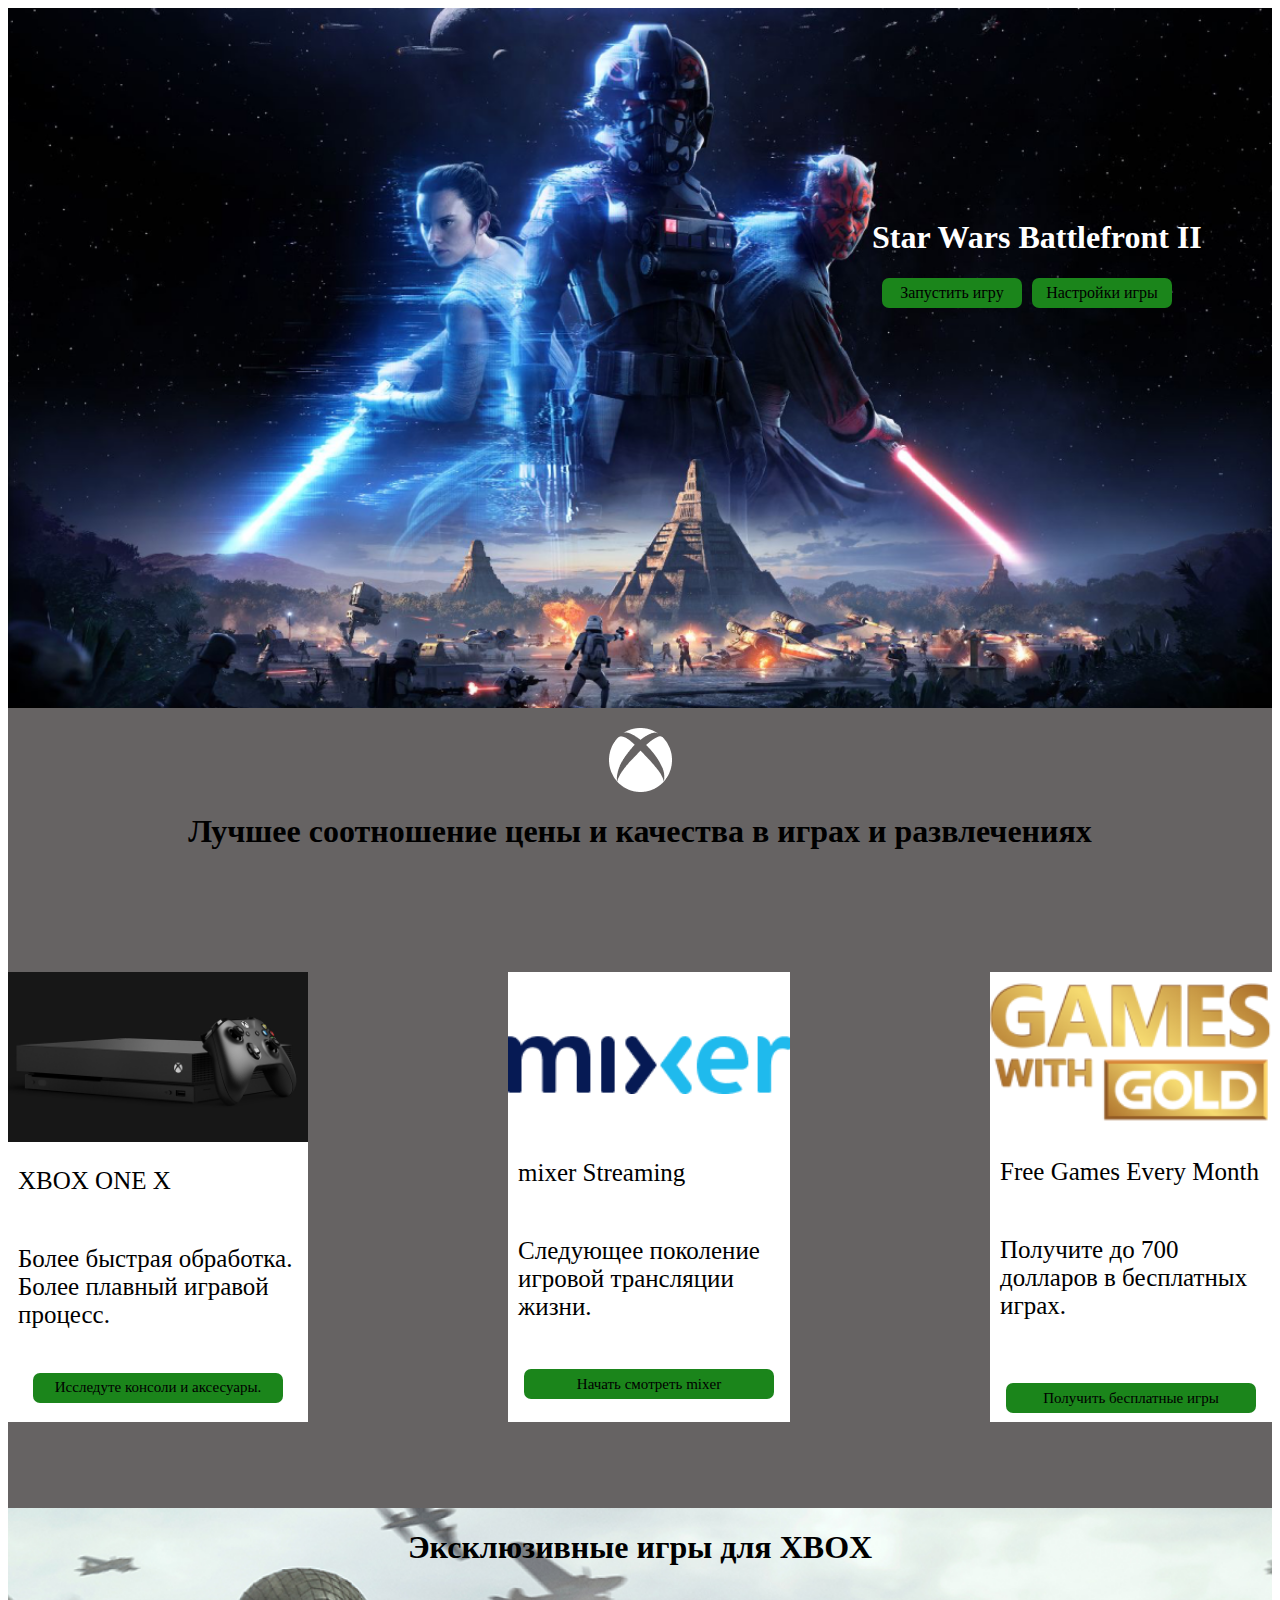
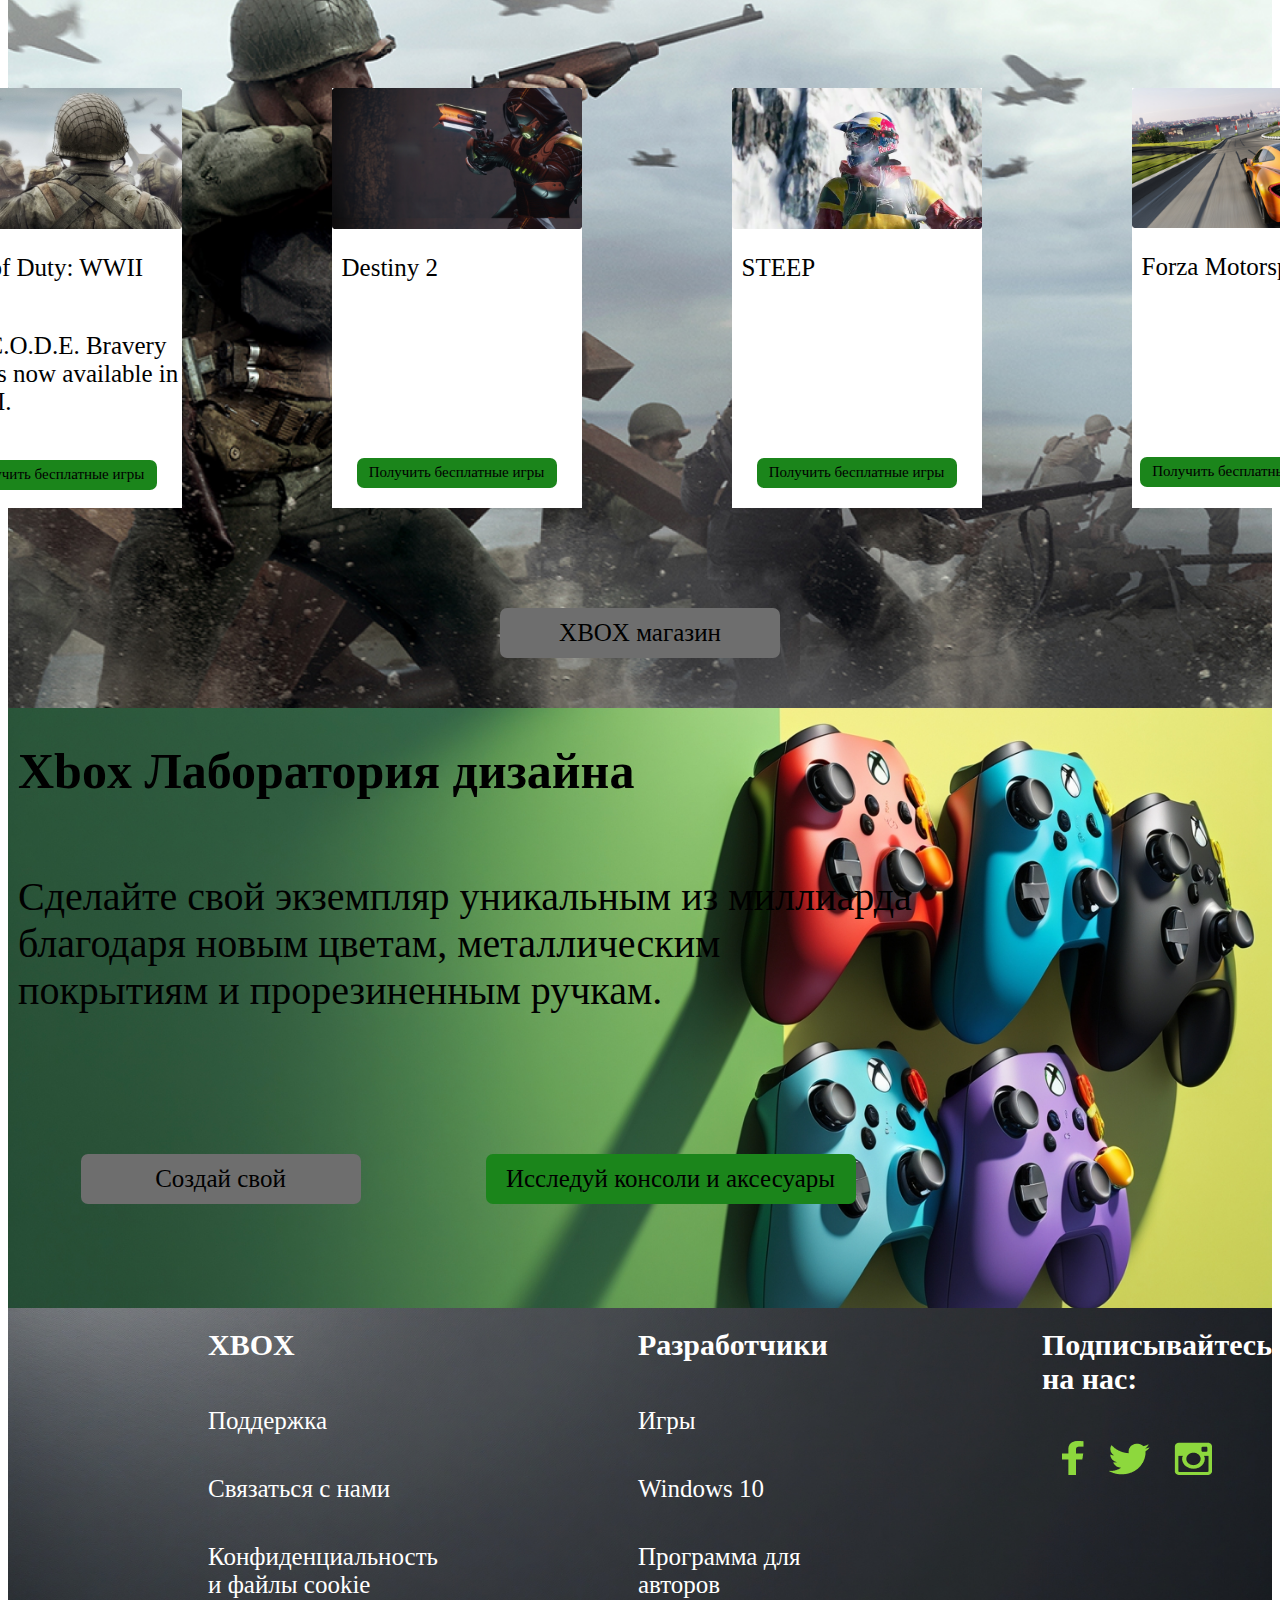
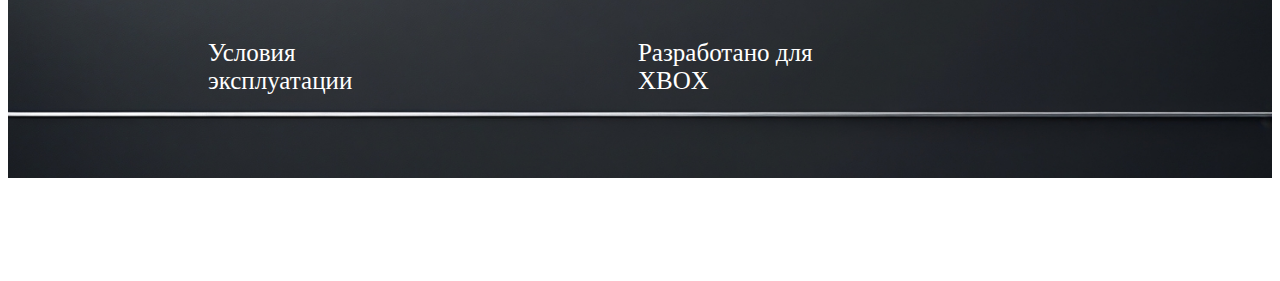
<file: index.html>
<!DOCTYPE html>
<html lang="en">
<head>
    <meta name="yandex-verification" content="d64762b59a1f30f9" />
    <meta charset="UTF-8">
    <meta name="viewport" content="width=device-width, initial-scale=1.0">
    <title>XBOX game</title>
    <link rel="icon" href="images/xbox icon.png" type="image/png">
    <link rel="stylesheet" href="style.css">
    <script>
        function showMessage() {
            alert("Извините, но пока эта функция не работает. За краткое время будет работать.😊");
        }
    </script>
</head>
<body>
    <header class="header">
        <div class="header__data">
            <h1 class="header__data-text">Star Wars Battlefront II</h1>  
            <div class="heade__data-buttons">
                <a class="a" href="indexSW.html">Запустить игру</a>
                <a class="a" href="indexS.html">Настройки игры</a>
            </div>    
        </div>
    </header>
    
    <main class="main">
        <div class="main__data1">            
            <img class="main__data1-img" src="images/xbox icon.png" alt="xbox icon">
            <h1 class="main__data1-text" >Лучшее соотношение цены и качества в играх и развлечениях</h1>            

            <div class="main__data1-about">
                <div class="main__data1-about1">
                    <img src="images/xbox-one-x.png" alt="xbox one">
                    <p class="main__text">XBOX ONE X</p>
                    <p class="main__text">Более быстрая обработка. Более плавный игравой процесс.</p>
                    <a class="a2" href="index_xbox.html">Исследуте консоли и аксесуары.</a>
                </div>
                
                <div class="main__data1-about1">
                    <img class="main__data1-about1_img" src="images/mixer-logo.png" alt="mixer">
                    <p class="main__text">mixer Streaming</p>
                    <p class="main__text">Следующее поколение игровой трансляции жизни.</p>
                    <a class="a2" href="index_mixer.html">Начать смотреть mixer</a>
                </div>

                <div class="main__data1-about2">
                    <img src="images/1c93fdc8-0f06-4f34-a54c-7ac2a45c58ae.png" alt="free games">
                    <p class="main__text">Free Games Every Month</p>
                    <p class="main__text1">Получите до 700 долларов в бесплатных играх.</p>
                    <a class="a2" href="index_torrent.html">Получить бесплатные игры</a>
                </div>
            </div>
        </div>

        <div class="main2">
            <div class="main2__data">
                <h1 class="main2__data-text">Эксклюзивные игры для XBOX</h1>

                <div class="main2__data-about">

                    <div class="main2__data-about1">
                        <img src="images/img.png" alt="call of duty" class="main2__data-about1_img">
                        <p class="main2__data-about1_text">Call of Duty: WWII</p>
                        <p class="main2__data-about1_text">The C.O.D.E. Bravery Packis now available in WWII.</p>
                        <a class="a3" href="https://www.xbox.com/en-US/games/store/call-of-duty-wwii/BV0NSD4NN4V4" target="_blank">Получить бесплатные игры</a>
                    </div>
            
                    <div class="main2__data-about1">
                        <img src="images/img (1).png" alt="density" class="main2__data-about3_img">
                        <p class="main2__data-about_text">Destiny 2</p>
                        <a class="a3" href="https://www.xbox.com/en-US/games/store/destiny-2/BPQ955FQFPH6" target="_blank">Получить бесплатные игры</a>
                    </div>

                    <div class="main2__data-about1">
                        <img src="images/img (2).png" alt="density" class="main2__data-about3_img">
                        <p class="main2__data-about_text">STEEP</p>
                        <a class="a3" href="https://www.xbox.com/en-US/games/store/steep/C350VBGGCL6P/0001" target="_blank">Получить бесплатные игры</a>
                    </div>

                    <div class="main2__data-about2">
                        <img src="images/img (3).png" alt="density" class="main2__data-about4_img">
                        <p class="main2__data-about_text">Forza Motorsport 7</p>
                        <a class="a3" href="https://www.xbox.com/en-US/games/store/forza-motorsport-7-standard-edition/9N3NK5WW05HT/0010" target="_blank">Получить бесплатные игры</a>
                    </div>
                </div>
            </div>
             
            <a class="a4" href="https://www.xbox.com/ru-RU/games" target="_blank">XBOX магазин</a>
         
        </div>

        <div class="main3">
            <div class="main3__data">
                <h1 class="main3__data-text">Xbox Лаборатория дизайна</h1>
                <p class="main3__data-text2">Сделайте свой экземпляр уникальным из миллиарда благодаря новым цветам, металлическим покрытиям и прорезиненным ручкам.</p>
                <div class="main3__data-buttons">
                    <a class="a4" href="https://xboxdesignlab.xbox.com" target="_blank">Создай свой</a>
                    <a class="a5" href="https://xboxdesignlab.xbox.com" target="_blank">Исследуй консоли и аксесуары</a>
                </div>                
            </div>
        </div>        
    </main>

    <footer class="footer">
        <div class="footer__data">
            <div class="footer__data-about">
                <a href="#" onclick="showMessage(); return false;" class="a7">XBOX</a>
                <a href="#" onclick="showMessage(); return false;" class="a6">Поддержка</a>
                <a href="#" onclick="showMessage(); return false;" class="a6">Связаться с нами</a>
                <a href="#" onclick="showMessage(); return false;" class="a6">Конфиденциальность и файлы cookie</a>
                <a href="#" onclick="showMessage(); return false;" class="a6">Условия эксплуатации</a>
            </div>

            <div class="footer__data-about">
                <a href="#" onclick="showMessage(); return false;" class="a7">Разработчики</a>
                <a href="#" onclick="showMessage(); return false;" class="a6">Игры</a>
                <a href="#" onclick="showMessage(); return false;" class="a6">Windows 10</a>
                <a href="#" onclick="showMessage(); return false;" class="a6">Программа для авторов</a>
                <a href="#" onclick="showMessage(); return false;" class="a6">Разработано для XBOX</a>
            </div>

            <div class="footer__data-about">
                <a href="#" onclick="showMessage(); return false;" class="a7">Подписывайтесь на нас:</a>
                <div class="footer__data-imges">
                    <a href="#" onclick="showMessage(); return false;"><img src="images/Faacebook.png" alt="faacebook" class="footer__img"></a>
                    <a href="#" onclick="showMessage(); return false;"><img src="images/Twitter.png" alt="twiter" class="footer__img"></a>
                    <a href="#" onclick="showMessage(); return false;"><img src="images/Instagram.png" alt="insta" class="footer__img"></a>
                
                </div>
            </div>
        </div>
        

        <div class="footer__footer">
            <p class="footer__footer-text">Azerbaijan</p>
            <p class="footer__footer-text2"> © Microsoft 2025</p>
        </div>

    </footer>
</body>
</html>
</file>
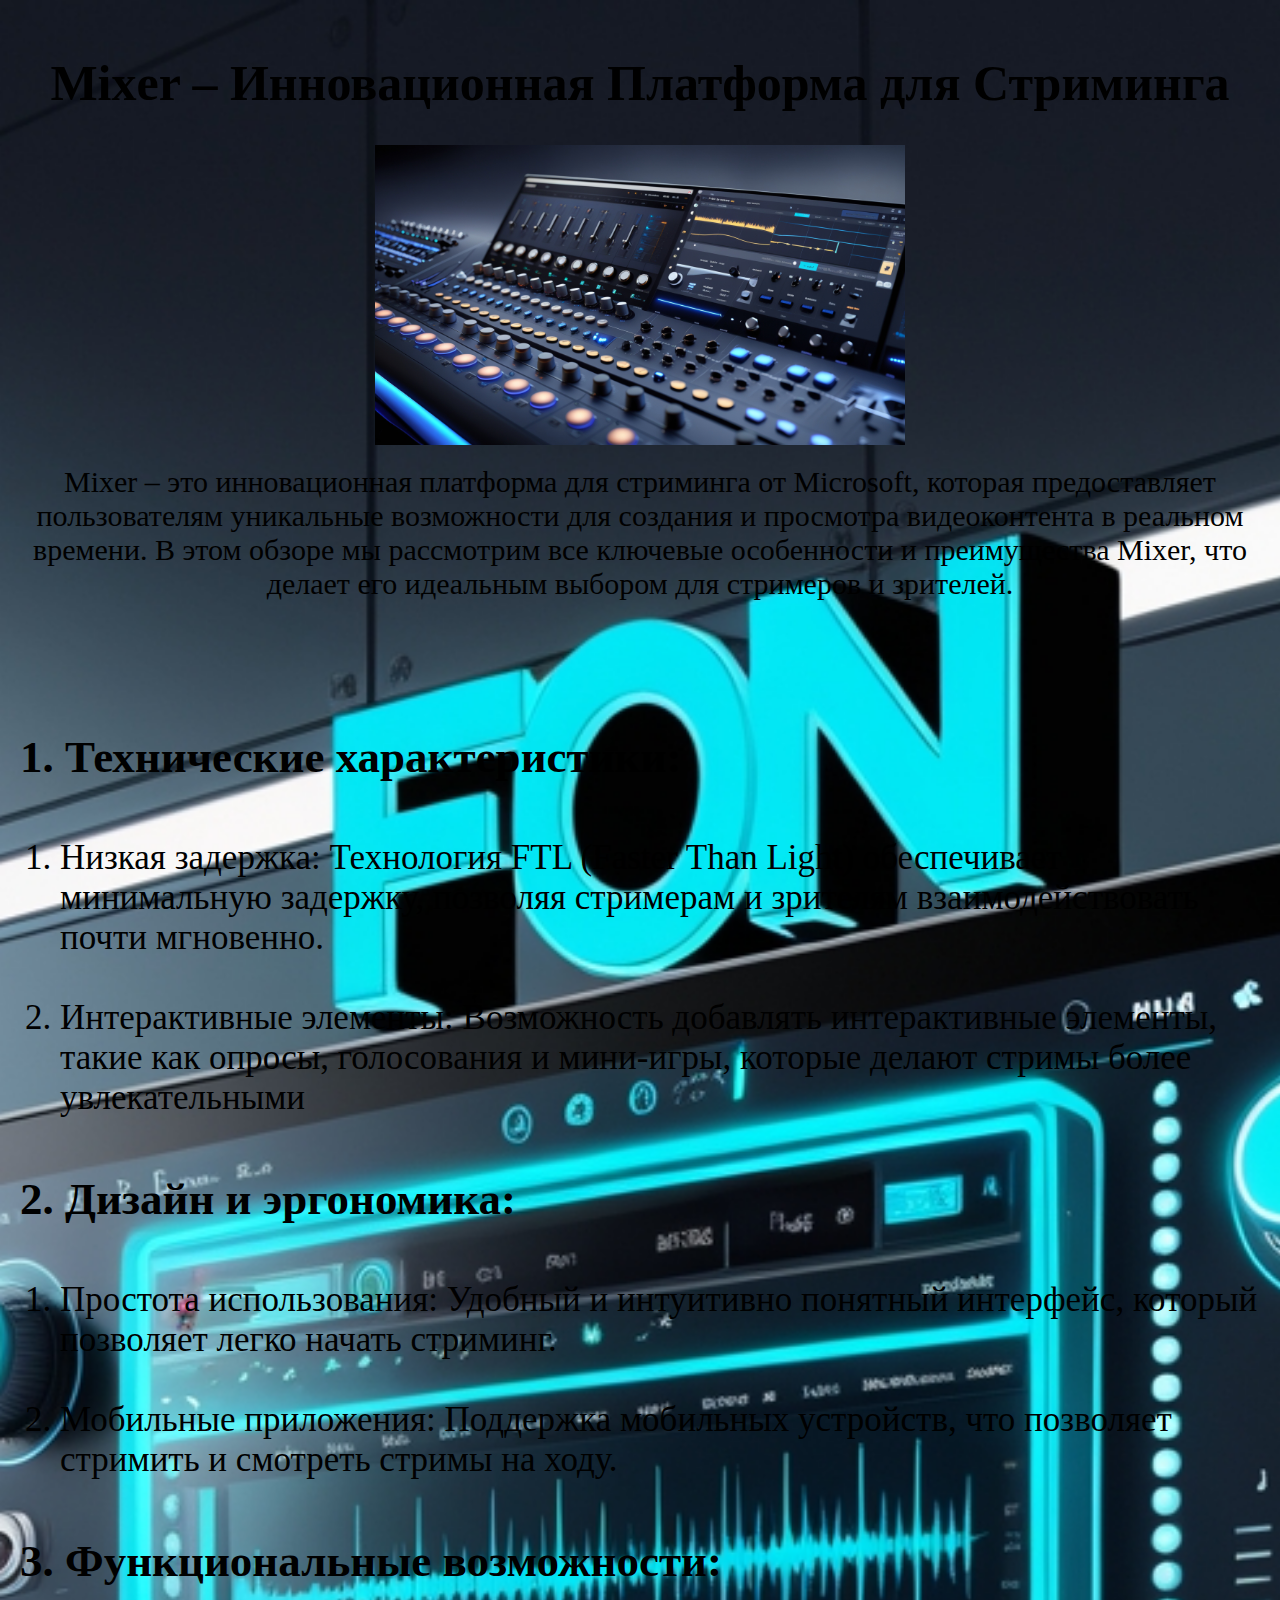
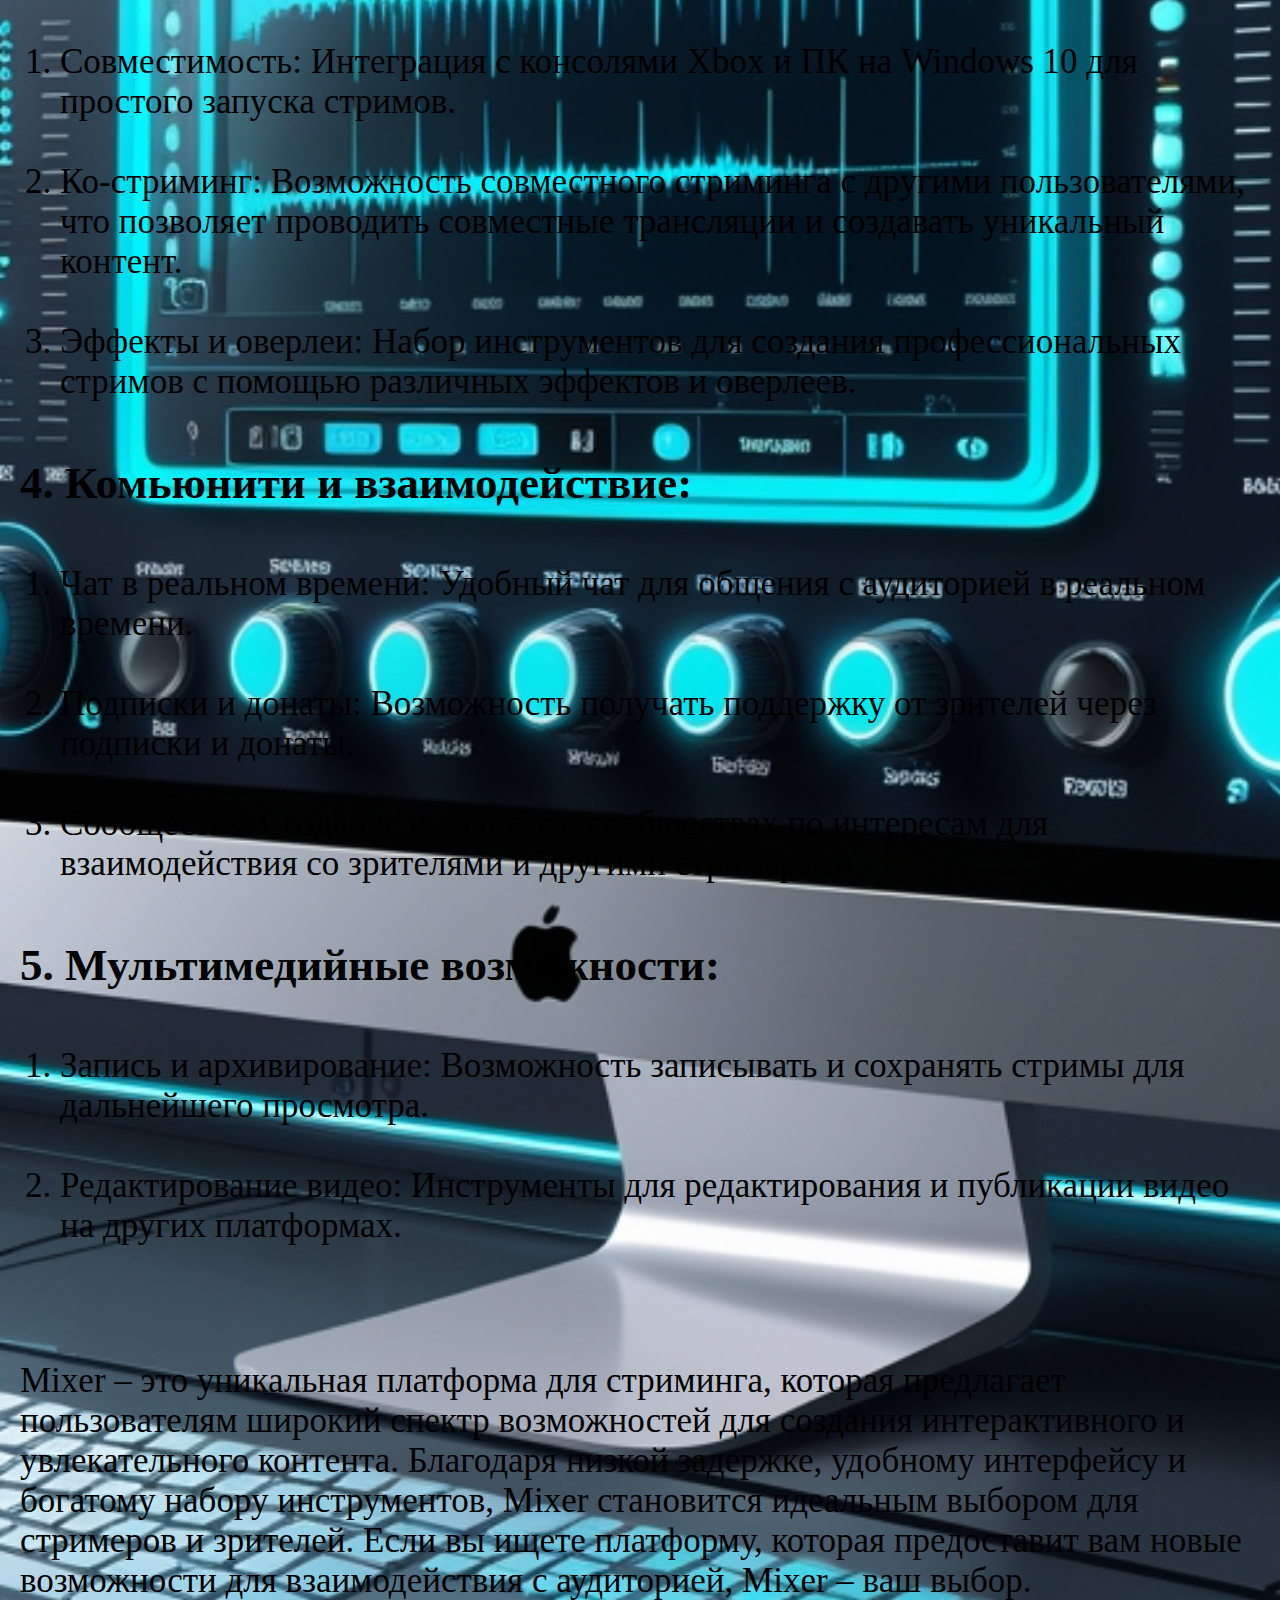
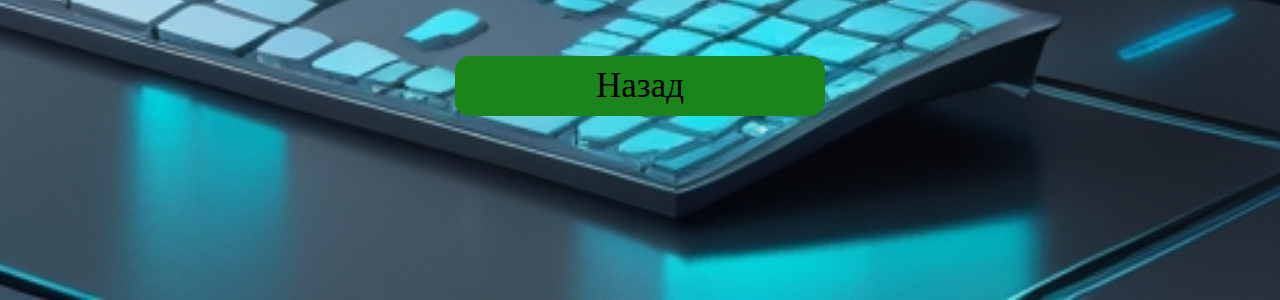
<file: index_mixer.html>
<!DOCTYPE html>
<html lang="en">
<head>
    <meta charset="UTF-8">
    <meta name="viewport" content="width=device-width, initial-scale=1.0">
    <title>mixer</title>
    <link rel="stylesheet" href="stylemixer.css">
    <link rel="icon" href="images/mixericon.jpg" type="image/png">
</head>
<body>
    <header class="header">
        <div class="header__data">
            <h1 class="header__data-text">Mixer – Инновационная Платформа для Стриминга</h1>
            <img src="images/mixer.jpg" alt="Star Wars" class="header__data-img">
            <p class="header__data-text2">Mixer – это инновационная платформа для стриминга от Microsoft, которая предоставляет пользователям уникальные возможности для создания и просмотра видеоконтента в реальном времени. В этом обзоре мы рассмотрим все ключевые особенности и преимущества Mixer, что делает его идеальным выбором для стримеров и зрителей.</p>
        </div>
    </header>

    <main class="main">
        <div class="main__data">
        <div class="main__data">
            <h1 class="main__data-text">1. Технические характеристики:</h1>
            <ol class="main__data-ol">
                <li class="main__data-ol_li">Низкая задержка: Технология FTL (Faster Than Light) обеспечивает минимальную задержку, позволяя стримерам и зрителям взаимодействовать почти мгновенно.</li>
                <li class="main__data-ol_li">Интерактивные элементы: Возможность добавлять интерактивные элементы, такие как опросы, голосования и мини-игры, которые делают стримы более увлекательными</li>
            </ol>
            <h1 class="main__data-text2">2. Дизайн и эргономика:</h1>
            <ol class="main__data-ol2">
                <li class="main__data-ol2_li">Простота использования: Удобный и интуитивно понятный интерфейс, который позволяет легко начать стриминг.</li>
                <li class="main__data-ol2_li">Мобильные приложения: Поддержка мобильных устройств, что позволяет стримить и смотреть стримы на ходу.</li>
            </ol>
            <h1 class="main__data-text3">3. Функциональные возможности:</h1>
            <ol class="main__data-ol3">
                <li class="main__data-ol3_li">Совместимость: Интеграция с консолями Xbox и ПК на Windows 10 для простого запуска стримов.</li>
                <li class="main__data-ol3_li">Ко-стриминг: Возможность совместного стриминга с другими пользователями, что позволяет проводить совместные трансляции и создавать уникальный контент.</li>
                <li class="main__data-ol3_li">Эффекты и оверлеи: Набор инструментов для создания профессиональных стримов с помощью различных эффектов и оверлеев.</li>
            </ol>
            <h1 class="main__data-text4">4. Комьюнити и взаимодействие:</h1>
            <ol class="main__data-ol4">
                <li class="main__data-ol4_li">Чат в реальном времени: Удобный чат для общения с аудиторией в реальном времени.</li>
                <li class="main__data-ol4_li">Подписки и донаты: Возможность получать поддержку от зрителей через подписки и донаты.</li>
                <li class="main__data-ol4_li">Сообщества: Создание и участие в сообществах по интересам для взаимодействия со зрителями и другими стримерами.</li>
            </ol>
            <h1 class="main__data-text5">5. Мультимедийные возможности:</h1>
            <ol class="main__data-ol5">
                <li class="main__data-ol5_li">Запись и архивирование: Возможность записывать и сохранять стримы для дальнейшего просмотра.</li>
                <li class="main__data-ol5_li">Редактирование видео: Инструменты для редактирования и публикации видео на других платформах.</li>
            </ol>
        </div>
    </main>
    
    <footer class="footer">
        <p class="footer__text">Mixer – это уникальная платформа для стриминга, которая предлагает пользователям широкий спектр возможностей для создания интерактивного и увлекательного контента. Благодаря низкой задержке, удобному интерфейсу и богатому набору инструментов, Mixer становится идеальным выбором для стримеров и зрителей. Если вы ищете платформу, которая предоставит вам новые возможности для взаимодействия с аудиторией, Mixer – ваш выбор.</p>
        <!-- <button class="footer__button" onclick="window.location.href='/index.html';">Назад</button> -->
        <a class="a2" href="index.html">Назад</a>
    </footer>
    
</body>
</html>
</file>
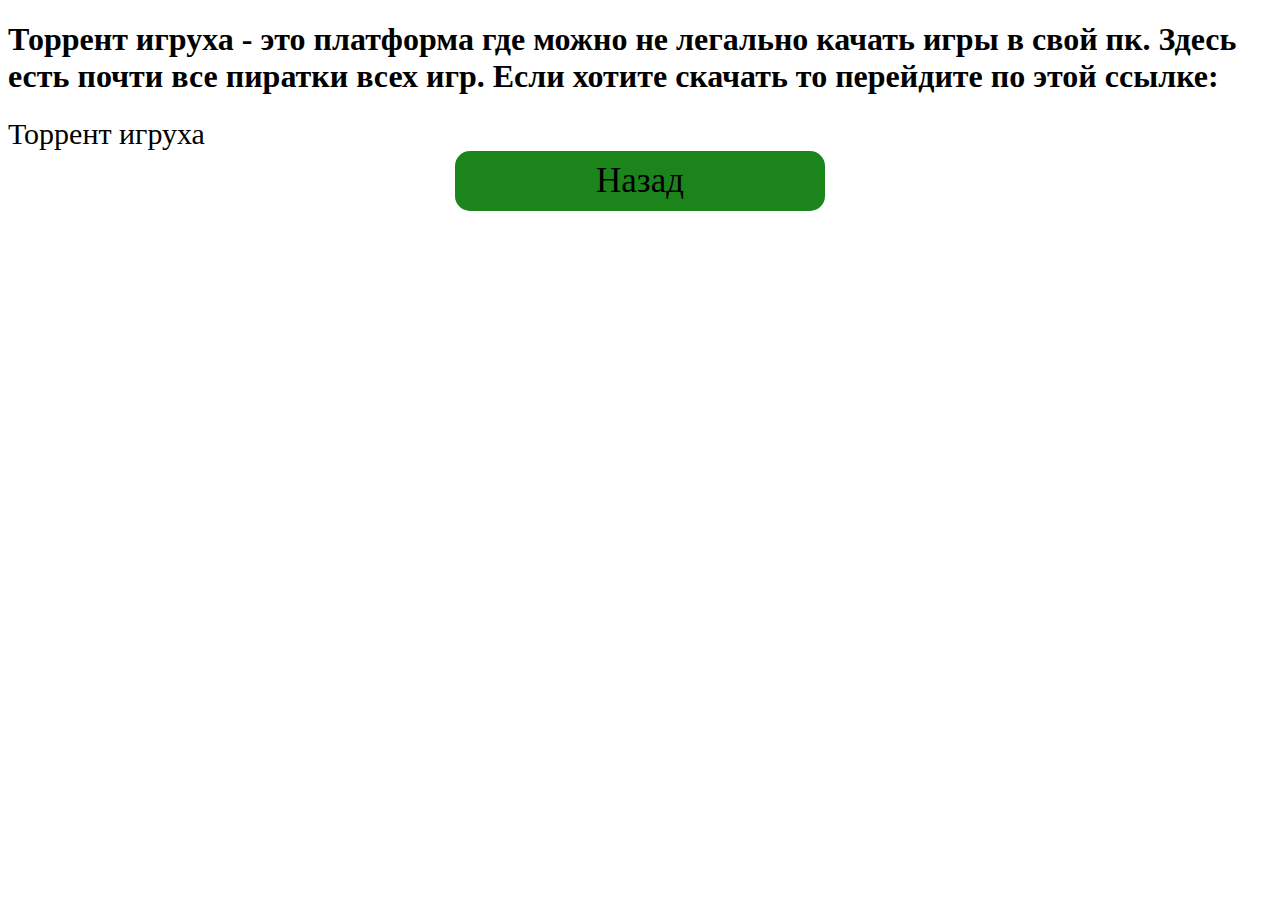
<file: index_torrent.html>
<!DOCTYPE html>
<html lang="en">
<head>
    <meta charset="UTF-8">
    <meta name="viewport" content="width=device-width, initial-scale=1.0">
    <title>Torrent</title>
    <link rel="stylesheet" href="styletorrent.css">
    <link rel="icon" href="images/torrent.png" type="image/png">
</head>
<body>
    <header class="header">
        <h1 class="header__text">Торрент игруха - это платформа где можно не легально качать игры в свой пк. Здесь есть почти все пиратки всех игр. Если хотите скачать то перейдите по этой ссылке:</h1>
        <a class="a" href="https://itorrents-igruha.org" target="_blank">Торрент игруха</a>
    </header>
    
    <footer class="footer">
        <a class="a2" href="index.html">Назад</a>
    </footer>
</body>
</html>
</file>
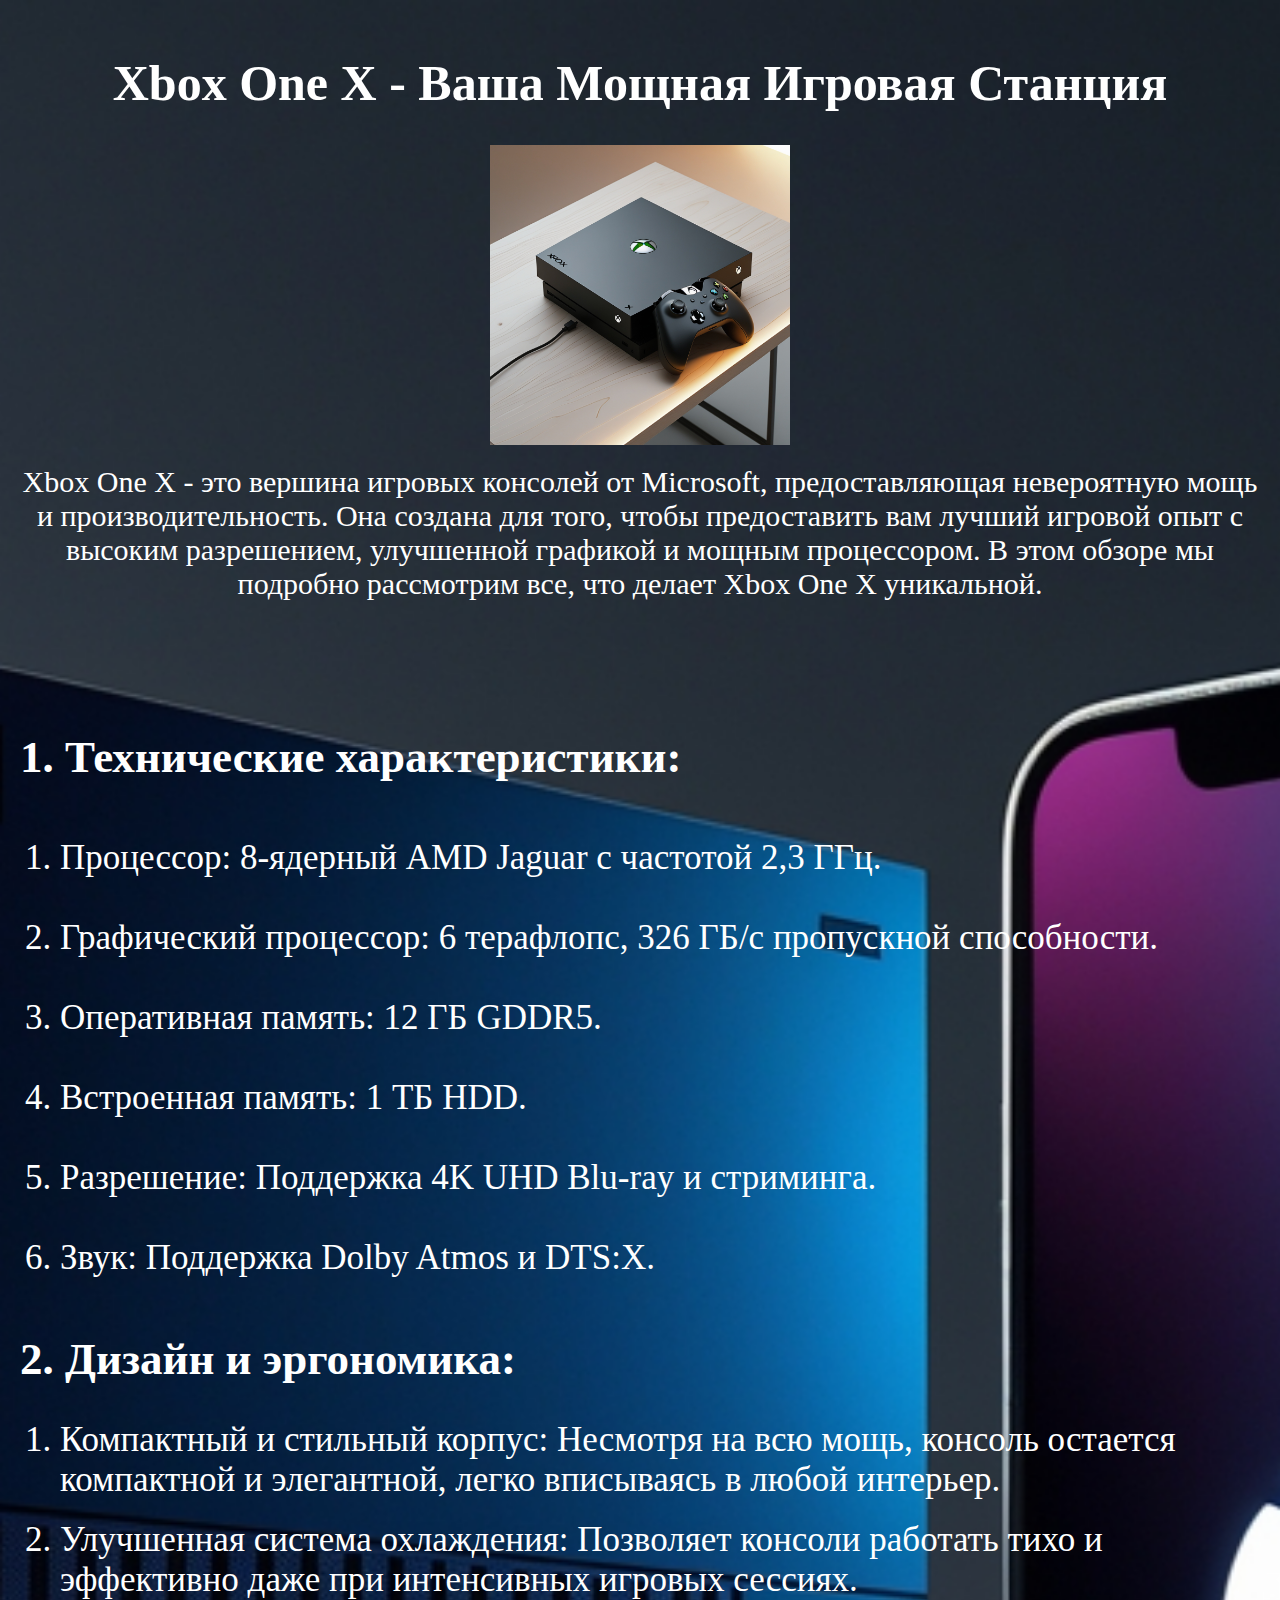
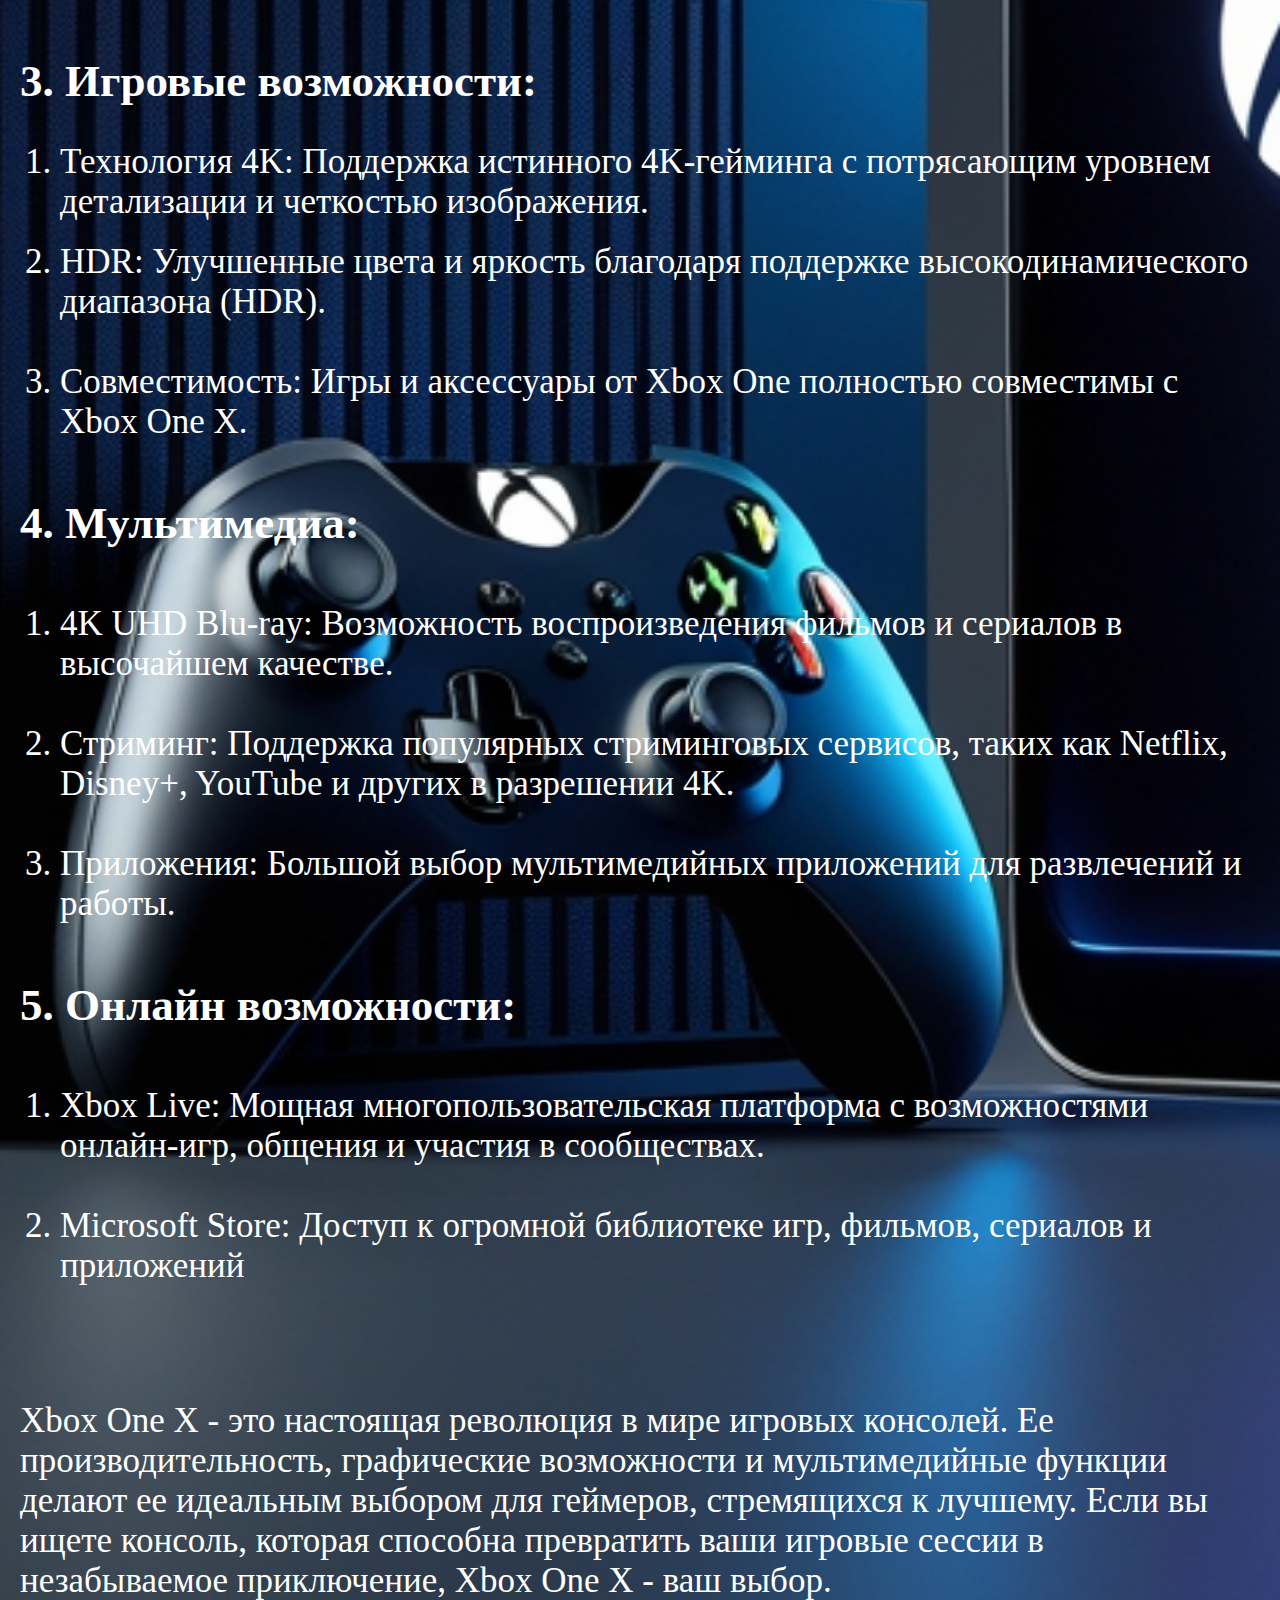
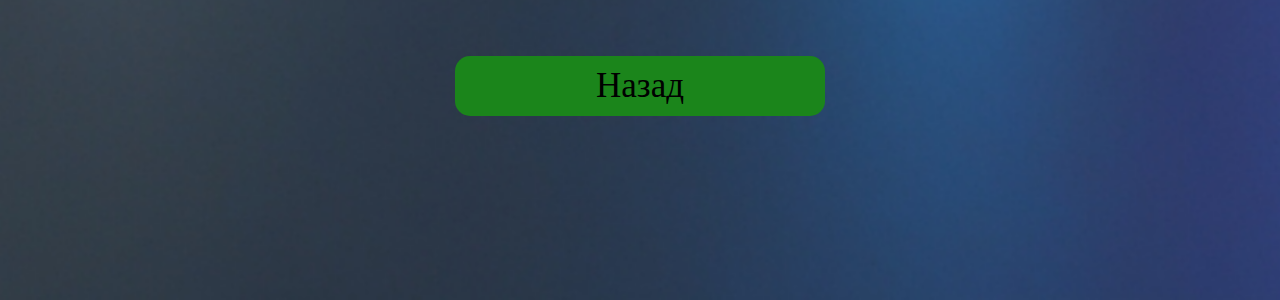
<file: index_xbox.html>
<!DOCTYPE html>
<html lang="en">
<head>
    <meta charset="UTF-8">
    <meta name="viewport" content="width=device-width, initial-scale=1.0">
    <title>xbox one x</title>
    <link rel="stylesheet" href="stylexbox.css">
    <link rel="icon" href="images/xboxoneicon.jpg" type="image/png">
</head>
<body>
    <header class="header">
        <div class="header__data">
            <h1 class="header__data-text">Xbox One X - Ваша Мощная Игровая Станция</h1>
            <img src="images/xboxone.jpg" alt="Star Wars" class="header__data-img">
            <p class="header__data-text2">Xbox One X - это вершина игровых консолей от Microsoft, предоставляющая невероятную мощь и производительность. Она создана для того, чтобы предоставить вам лучший игровой опыт с высоким разрешением, улучшенной графикой и мощным процессором. В этом обзоре мы подробно рассмотрим все, что делает Xbox One X уникальной.</p>
        </div>
    </header>

    <main class="main">
        <div class="main__data">
        <div class="main__data">
            <h1 class="main__data-text">1. Технические характеристики:</h1>
            <ol class="main__data-ol">
                <li class="main__data-ol_li">Процессор: 8-ядерный AMD Jaguar с частотой 2,3 ГГц.</li>
                <li class="main__data-ol_li2">Графический процессор: 6 терафлопс, 326 ГБ/с пропускной способности.</li>
                <li class="main__data-ol_li3">Оперативная память: 12 ГБ GDDR5.</li>
                <li class="main__data-ol_li4">Встроенная память: 1 ТБ HDD.</li>
                <li class="main__data-ol_li5">Разрешение: Поддержка 4K UHD Blu-ray и стриминга.</li>
                <li class="main__data-ol_li6">Звук: Поддержка Dolby Atmos и DTS:X.</li>
            </ol>
            <h1 class="main__data-text2">2. Дизайн и эргономика:</h1>
            <ol class="main__data-ol2">
                <li class="main__data-ol2_li1">Компактный и стильный корпус: Несмотря на всю мощь, консоль остается компактной и элегантной, легко вписываясь в любой интерьер.</li>
                <li class="main__data-ol2_li2">Улучшенная система охлаждения: Позволяет консоли работать тихо и эффективно даже при интенсивных игровых сессиях.</li>
            </ol>
            <h1 class="main__data-text3">3. Игровые возможности:</h1>
            <ol class="main__data-ol3">
                <li class="main__data-ol3_li1">Технология 4K: Поддержка истинного 4K-гейминга с потрясающим уровнем детализации и четкостью изображения.</li>
                <li class="main__data-ol3_li2">HDR: Улучшенные цвета и яркость благодаря поддержке высокодинамического диапазона (HDR).</li>
                <li class="main__data-ol3_li2">Совместимость: Игры и аксессуары от Xbox One полностью совместимы с Xbox One X.</li>
            </ol>
            <h1 class="main__data-text4">4. Мультимедиа:</h1>
            <ol class="main__data-ol4">
                <li class="main__data-ol4_li">4K UHD Blu-ray: Возможность воспроизведения фильмов и сериалов в высочайшем качестве.</li>
                <li class="main__data-ol4_li">Стриминг: Поддержка популярных стриминговых сервисов, таких как Netflix, Disney+, YouTube и других в разрешении 4K.</li>
                <li class="main__data-ol4_li">Приложения: Большой выбор мультимедийных приложений для развлечений и работы.</li>
            </ol>
            <h1 class="main__data-text5">5. Онлайн возможности:</h1>
            <ol class="main__data-ol5">
                <li class="main__data-ol5_li">Xbox Live: Мощная многопользовательская платформа с возможностями онлайн-игр, общения и участия в сообществах.</li>
                <li class="main__data-ol5_li">Microsoft Store: Доступ к огромной библиотеке игр, фильмов, сериалов и приложений</li>
            </ol>
        </div>
    </main>
    
    <footer class="footer">
        <p class="footer__text">Xbox One X - это настоящая революция в мире игровых консолей. Ее производительность, графические возможности и мультимедийные функции делают ее идеальным выбором для геймеров, стремящихся к лучшему. Если вы ищете консоль, которая способна превратить ваши игровые сессии в незабываемое приключение, Xbox One X - ваш выбор.</p>
        <a class="a2" href="index.html">Назад</a>
    </footer>
    
</body>
</html>
</file>
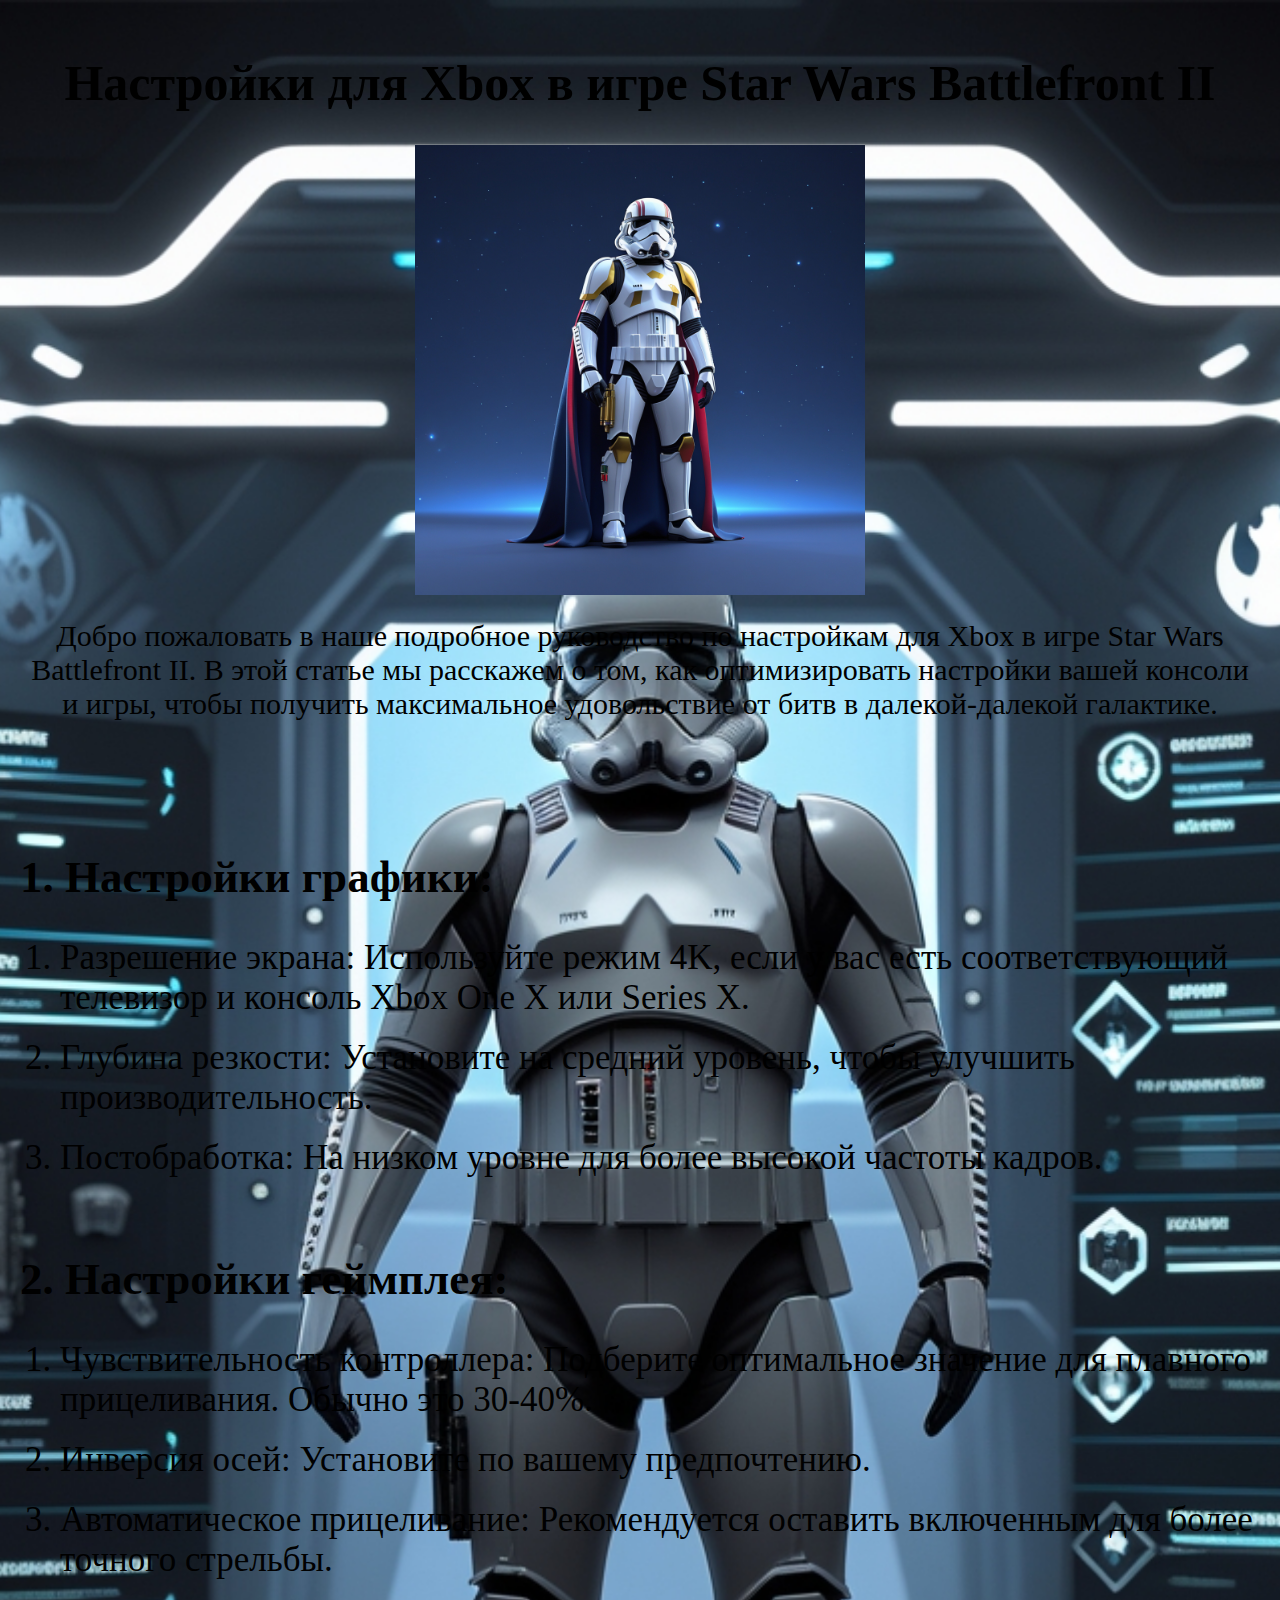
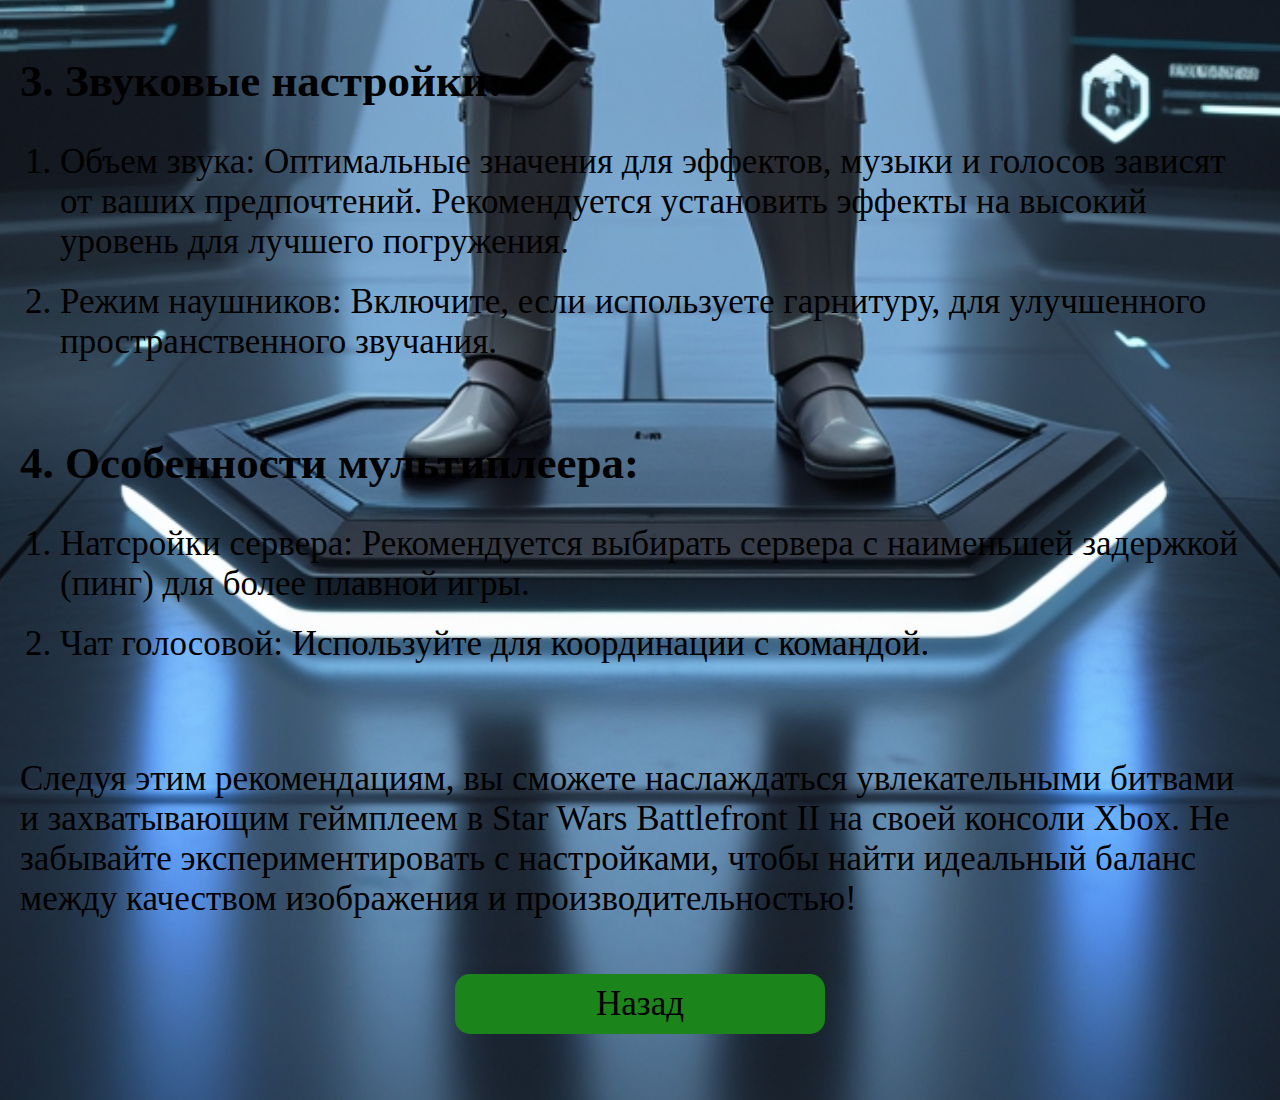
<file: indexS.html>
<!DOCTYPE html>
<html lang="en">
<head>
    <meta charset="UTF-8">
    <meta name="viewport" content="width=device-width, initial-scale=1.0">
    <title>Document</title>
    <link rel="stylesheet" href="styleS.css">
    <link rel="icon" href="images/seticon.jpg" type="image">
</head>
<body>
    <header class="header">

        <div class="header__data">
            <h1 class="header__data-text">Настройки для Xbox в игре Star Wars Battlefront II</h1>
            <img src="images/set.jpg" alt="" class="header__data-img">
            <p class="header__data-text2">Добро пожаловать в наше подробное руководство по настройкам для Xbox в игре Star Wars Battlefront II. В этой статье мы расскажем о том, как оптимизировать настройки вашей консоли и игры, чтобы получить максимальное удовольствие от битв в далекой-далекой галактике.</>
        </div>
    </header>
    
    <main class="main">
        <div class="main__data">
            <h1 class="main__data-text">1. Настройки графики:</h1>
            <ol class="main__data-ol">
                <li class="main__data-ol_li">Разрешение экрана: Используйте режим 4K, если у вас есть соответствующий телевизор и консоль Xbox One X или Series X.</li>
                <li class="main__data-ol_li2">Глубина резкости: Установите на средний уровень, чтобы улучшить производительность.</li>
                <li class="main__data-ol_li3">Постобработка: На низком уровне для более высокой частоты кадров.</li>
            </ol>
            <h1 class="main__data-text2">2. Настройки геймплея:</h1>
            <ol class="main__data-ol2">
                <li class="main__data-ol2_li">Чувствительность контроллера: Подберите оптимальное значение для плавного прицеливания. Обычно это 30-40%.</li>
                <li class="main__data-ol2_li2">Инверсия осей: Установите по вашему предпочтению.</li>
                <li class="main__data-ol2_li3">Автоматическое прицеливание: Рекомендуется оставить включенным для более точного стрельбы.</li>
            </ol>
            <h1 class="main__data-text3">3. Звуковые настройки:</h1>
            <ol class="main__data-ol3">
                <li class="main__data-ol3_li">Объем звука: Оптимальные значения для эффектов, музыки и голосов зависят от ваших предпочтений. Рекомендуется установить эффекты на высокий уровень для лучшего погружения.</li>
                <li class="main__data-ol3_li2">Режим наушников: Включите, если используете гарнитуру, для улучшенного пространственного звучания.</li>
            </ol>
            <h1 class="main__data-text4">4. Особенности мультиплеера:</h1>
            <ol class="main__data-ol4">
                <li class="main__data-ol4_li">Натсройки сервера: Рекомендуется выбирать сервера с наименьшей задержкой (пинг) для более плавной игры.</li>
                <li class="main__data-ol4_li2">Чат голосовой: Используйте для координации с командой.</li>
            </ol>
        </div>
    </main>

    <footer class="footer">
        <p class="footer__text">Следуя этим рекомендациям, вы сможете наслаждаться увлекательными битвами и захватывающим геймплеем в Star Wars Battlefront II на своей консоли Xbox. Не забывайте экспериментировать с настройками, чтобы найти идеальный баланс между качеством изображения и производительностью!</p>
        <a class="a2" href="index.html">Назад</a>
    </footer>
</body>
</html>
</file>
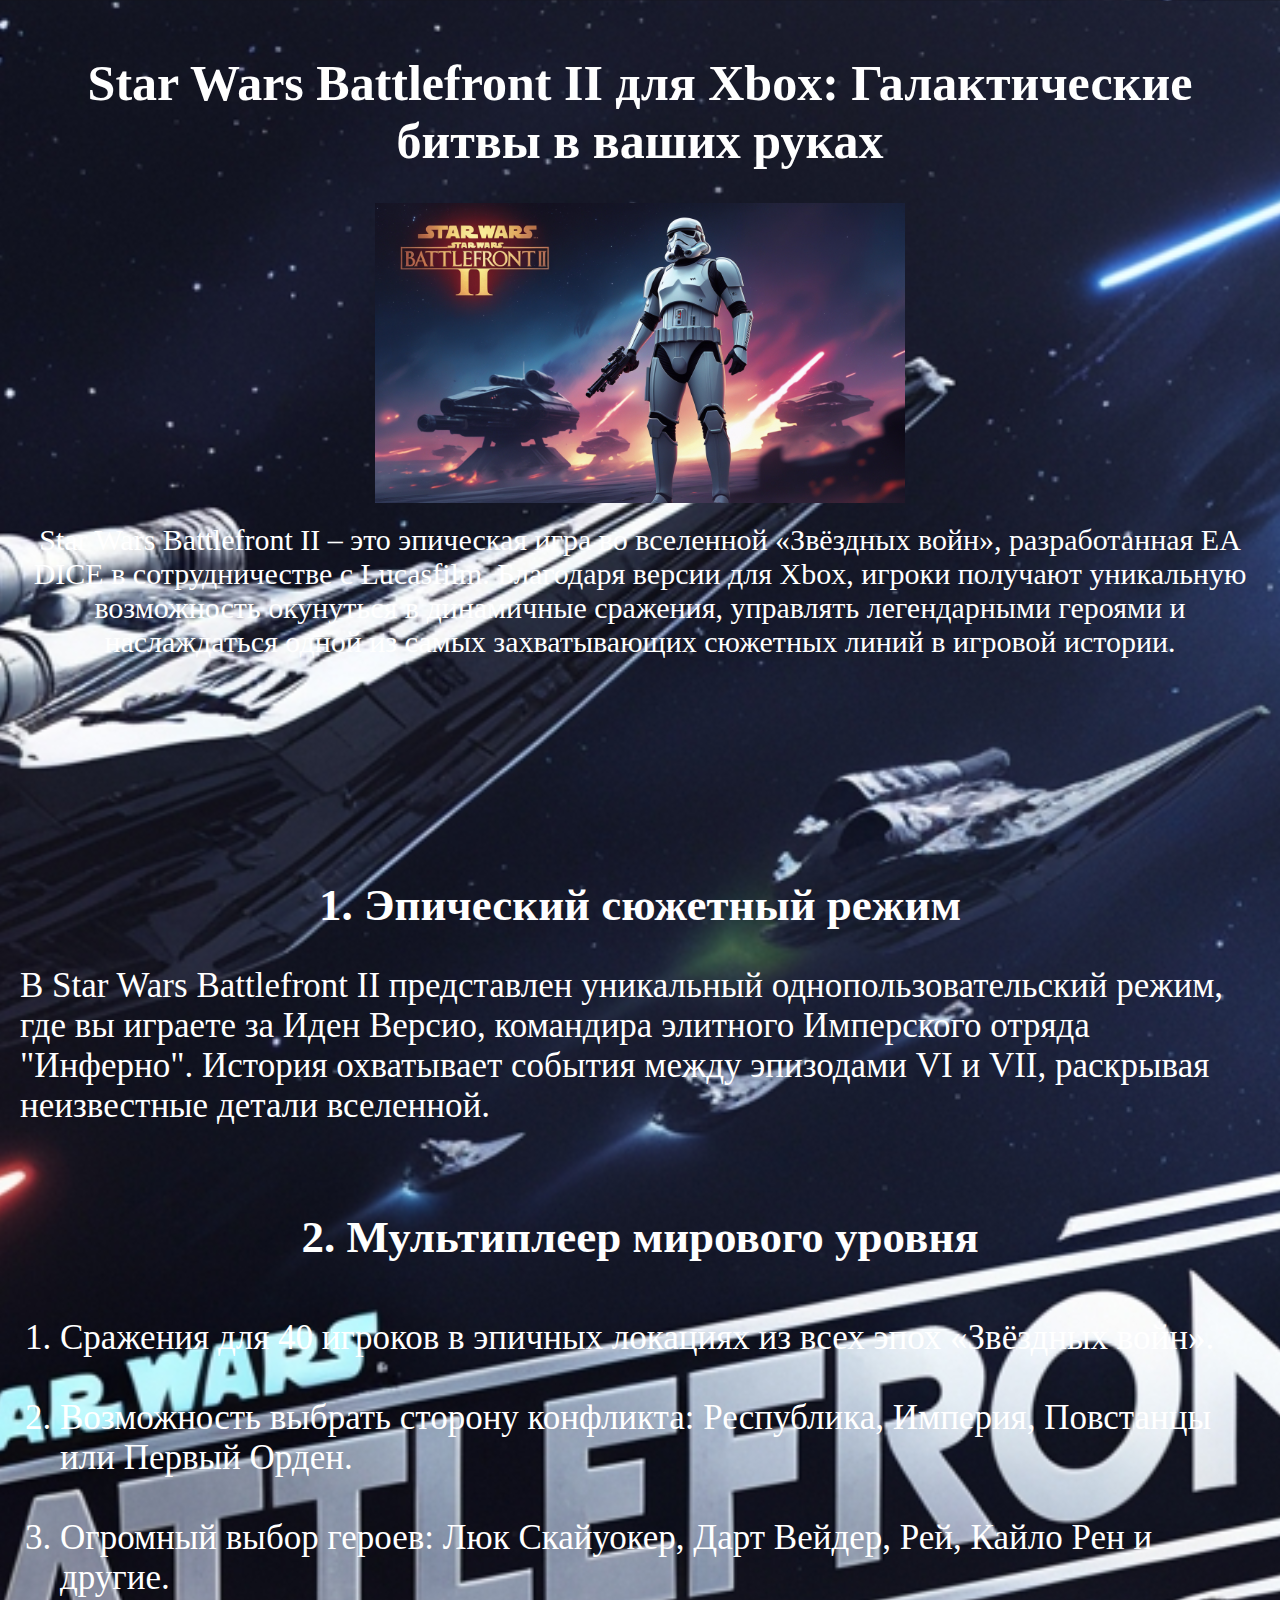
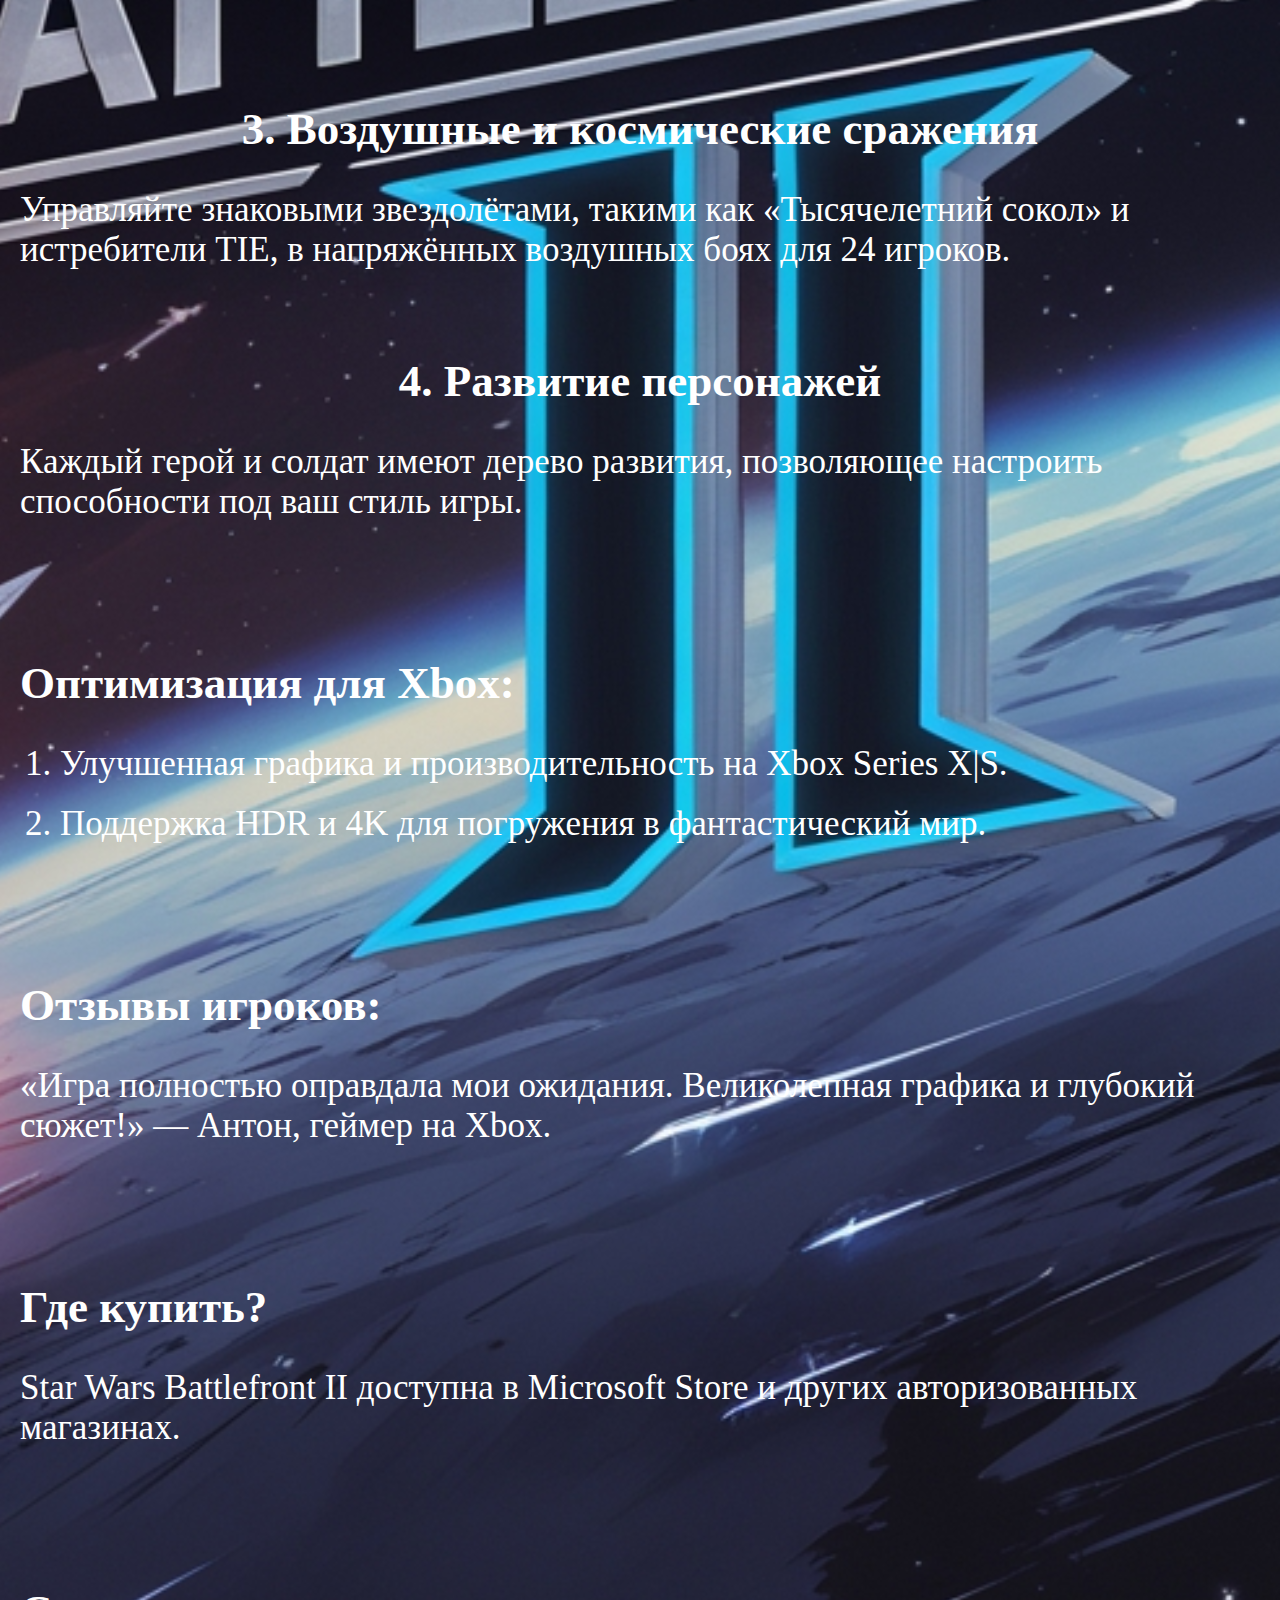
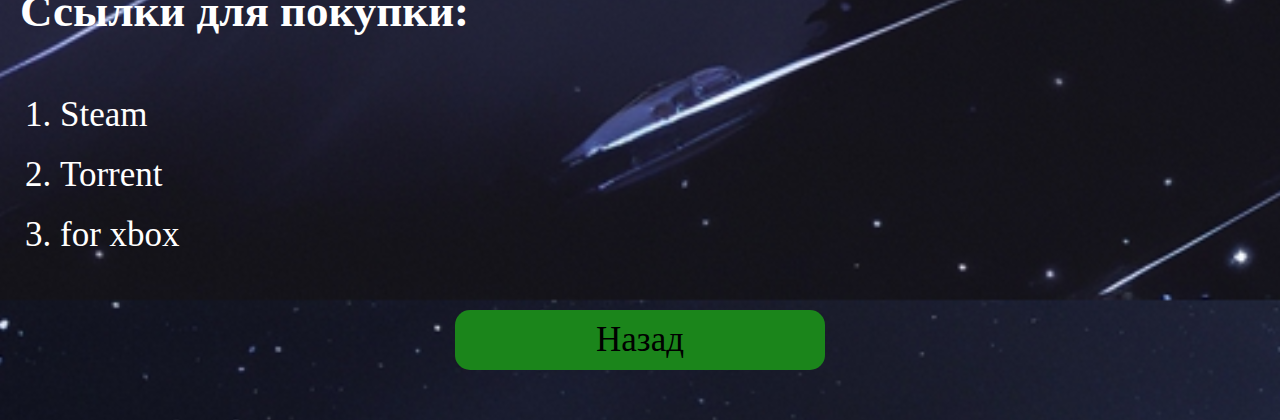
<file: indexSW.html>
<!DOCTYPE html>
<html lang="en">
<head>
    <meta charset="UTF-8">
    <link rel="stylesheet" href="styleSW.css"> 
    <meta name="viewport" content="width=device-width, initial-scale=1.0">
    <title>Star Wars Battlefront II</title>
    <link rel="icon" href="images/SWicon.jpg" type="image/png">
</head>
<body>
    <header class="header">
        <div class="header__data">
            <h1 class="header__data-text">Star Wars Battlefront II для Xbox: Галактические битвы в ваших руках</h1>
            <img src="images/SWav.jpg" alt="Star Wars" class="header__data-img">
            <p class="header__data-text2">Star Wars Battlefront II – это эпическая игра во вселенной «Звёздных войн», разработанная EA DICE в сотрудничестве с Lucasfilm. Благодаря версии для Xbox, игроки получают уникальную возможность окунуться в динамичные сражения, управлять легендарными героями и наслаждаться одной из самых захватывающих сюжетных линий в игровой истории.</p>
        </div>
    </header>

    <main class="main">
        <div class="main__data">
            <div class="main__data-1">
                <h1 class="main__data-1_text">1. Эпический сюжетный режим</h1>
                <p class="main__data-1_text2">В Star Wars Battlefront II представлен уникальный однопользовательский режим, где вы играете за Иден Версио, командира элитного Имперского отряда "Инферно". История охватывает события между эпизодами VI и VII, раскрывая неизвестные детали вселенной.</p>
                <h1 class="main__data-1_text3">2. Мультиплеер мирового уровня</h1>
                <ol class="main__data-1_ol">
                    <li class="main__data-ol_1">Сражения для 40 игроков в эпичных локациях из всех эпох «Звёздных войн».</li>
                    <li class="main__data-ol_2">Возможность выбрать сторону конфликта: Республика, Империя, Повстанцы или Первый Орден.</li>
                    <li class="main__data-ol_3">Огромный выбор героев: Люк Скайуокер, Дарт Вейдер, Рей, Кайло Рен и другие.</li>
                </ol>
                <h1 class="main__data-1_text4">3. Воздушные и космические сражения</h1>
                <p class="main__data-1_text5">Управляйте знаковыми звездолётами, такими как «Тысячелетний сокол» и истребители TIE, в напряжённых воздушных боях для 24 игроков.</p>
                <h1 class="main__data-1_text6">4. Развитие персонажей</h1>
                <p class="main__data-1_text7">Каждый герой и солдат имеют дерево развития, позволяющее настроить способности под ваш стиль игры.</p>
            </div>

            <div class="main__data-2">
                <h1 class="main__data-2_text">Оптимизация для Xbox:</h1>
                <ol class="main__data-2_ol">
                    <li class="main__data-2_ol_1">Улучшенная графика и производительность на Xbox Series X|S.</li>
                    <li class="main__data-2_ol_2">Поддержка HDR и 4K для погружения в фантастический мир.</li>
                </ol>
            </div>

            <div class="main__data-3">
                <h1 class="main__data-3_text">Отзывы игроков:</h1>
                <p class="main__data-3_text2">«Игра полностью оправдала мои ожидания. Великолепная графика и глубокий сюжет!» — Антон, геймер на Xbox.</p>
            </div>

            <div class="main__data-3">
                <h1 class="main__data-3_text">Где купить?</h1>
                <p class="main__data-3_text2">Star Wars Battlefront II доступна в Microsoft Store и других авторизованных магазинах.</p>
                <h2 class="main__data-3_text4">Ссылки для покупки:</h2>
                <ol class="main__data-3_ol">
                    <li class="main__data-3_ol_1"><a class="a" href="https://store.steampowered.com/app/1237950/STAR_WARS_Battlefront_II/" target="_blank">Steam</a></li>
                    <li class="main__data-3_ol_2"><a class="a" href="https://itorrents-igruha.org/2099-02-star-wars-battlefront-2-electronic-arts.html" target="_blank">Torrent</ac></li>
                    <li class="main__data-3_ol_3"><a class="a" href="https://www.xbox.com/en-US/games/store/star-wars-battlefront-ii/c0gwtpd0s8s1" target="_blank">for xbox</a></li>
                </ol>
            </div>
        </div>
    </main>

    <footer class="footer">
        <!-- <button class="footer__button" onclick="window.location.href='/index.html';">Назад</button> -->
        <a class="a2" href="index.html">Назад</a>
    </footer>
</body>
</html>
</file>
<file: style.css>
/* html{
    display: flex;
    margin: auto;
    width: 1200Px;

    background-size: cover; 
    background-position: center;
} */

header{
    background-image: url('images/Star.png');
    background-size: cover; 
    background-position: center;
    display: flex;
    height: 700px;
    justify-content: flex-end;
    color: white;

}

.header__data-text{
    display: block;
}

.header__data{
    flex-direction: column;
    display: flex;
    height: 400px;
    width: 400px;
    padding-top: 190px;
}

.heade__data-buttons{
    display: flex;
    flex-direction: row;
    width: 300px;
    height: 30px;
}

.a{
    display: flex;
    color: rgb(0, 0, 0);
    text-decoration: none;
    cursor: pointer;
    height: 30px;
    width: 150px;
    background-color: rgb(27, 133, 27) ;
    border-radius: 7px;
    border: none;
    margin-left: 10px;
    justify-content: center;
    align-items: center;
}

.main__data1{
    background-color: rgb(102, 99, 99);
    height: 800px;

}

.main__data1-img{
    padding-top: 20px;
    display: flex;
    margin: auto;
}

.main__data1-text{
   text-align: center;
}

.main__data1-about{
    padding-top: 100px;
    justify-content: center;
    display: flex;
    background-size: cover;
    /* width: 1200px; */
    height: 120px;
    justify-content: center;
}

.main__data1-about1{
    display: flex;
    flex-direction: column;
    width: 300px;
    height: 450px;
    background-color: white;
    font-size: 25px;
    margin-right: 200px;
}

.a2{
    display: flex;
    color: rgb(0, 0, 0);
    text-decoration: none;
    cursor: pointer;
    height: 30px;
    width: 250px;
    background-color: rgb(27, 133, 27) ;
    border-radius: 7px;
    border: none;
    margin: auto;
    justify-content: center;
    align-items: center;
    flex-direction: row;
    font-size: 15px;
}

.main__data1-about2{
    display: flex;
    flex-direction: column;
    width: 300px;
    height: 450px;
    background-color: white;
    font-size: 25px;
}

.main__data1-about1_img{
    margin-top: 40px ;
    margin-bottom: 40px;
}

.main__text1{
    padding-bottom: 30px;
    padding-left: 10px;
}

.main__text{
    padding-left: 10px;
}



.main2{
    background-image: url(images/Rectangle.png);
    height: 800px;
    background-size: cover; 
    background-position: center;
    display: flex;
    /* color: white; */
    justify-content: center;
    flex-direction: column;
}

.main2__data-text{
    text-align: center;
}

.main2__data-about{
    padding-top: 100px;
    justify-content: center;
    display: flex;
    background-size: cover;
    /* width: 1200px;
    height: 120px; */
    justify-content: center;
}

.main2__data-about1{
    display: flex;
    flex-direction: column;
    width: 250px;
    height: 420px;
    background-color: white;
    font-size: 25px;
    margin-right: 150px;
}

.main2__data-about2{
    display: flex;
    flex-direction: column;
    width: 250px;
    height: 420px;
    background-color: white;
    font-size: 25px;    
}

.main2__data-about4_img{
    height: 140px;
}

.a3{
    display: flex;
    color: rgb(0, 0, 0);
    text-decoration: none;
    cursor: pointer;
    height: 30px;
    width: 200px;
    background-color: rgb(27, 133, 27) ;
    border-radius: 7px;
    border: none;
    margin: auto;
    justify-content: center;
    align-items: center;
    flex-direction: row;
    font-size: 15px;
}

.main2__data-about_text{
    padding-bottom: 130px;
    padding-left: 10px;
}

.main2__data-about1_text{
    padding-left: 10px;
}

.main3{
    display: flex;
    justify-content: center;
}

.a4{
    display: flex;
    color: rgb(0, 0, 0);
    text-decoration: none;
    cursor: pointer;
    height: 50px;
    width: 280px;
    background-color: rgb(110, 110, 110) ;
    border-radius: 7px;
    border: none;
    margin: auto;
    justify-content: center;
    align-items: center;
    flex-direction: row;
    font-size: 25px;
    margin: auto;
    margin-bottom: 50px;
}

.main3{
    background-image: url(images/Leonardо_1.jpg);
    height: 600px;
    background-size: cover; 
    background-position: center;
    display: flex;
    /* color: white; */
    justify-content: center;
    flex-direction: column;
}

.main3__data{
    display: flex;
    flex-direction: column;
    justify-content: start;
    width: 900px;
    height: 800px;
    padding-left: 10px;
}

.main3__data-text{
    font-size: 50px;
}

.main3__data-text2{
    font-size: 40px;
}

.main3__data-buttons{
    display: flex;
    flex-direction: row;
    padding-top: 100px;
}

.a5{
    display: flex;
    color: rgb(0, 0, 0);
    text-decoration: none;
    cursor: pointer;
    height: 50px;
    width: 370px;
    background-color:  rgb(27, 133, 27)  ;
    border-radius: 7px;
    border: none;
    margin: auto;
    justify-content: center;
    align-items: center;
    flex-direction: row;
    font-size: 25px;
    margin: auto;
    margin-bottom: 50px;
}

footer{
    display: flex;
    background-image: url(images/L.jpg);
    height: 470px;
    background-position: center;
    flex-direction: column;
    color: white;
    background-repeat: no-repeat;
    background-size: cover;
    width: 100%;
}

.footer__data{
    display: flex;
    flex-direction: row;
    justify-content: center;
}

.footer__data-about{
    display: flex;
    flex-direction: column;
    width: 400px;
    padding-left: 200px;
}

.a6{
    color: rgb(255, 255, 255);
    text-decoration: none;
    padding-bottom: 40px;
    font-size: 25px;
    cursor: pointer;
}

.a7{
    color: rgb(255, 255, 255);
    text-decoration: none;
    padding-top: 20px;
    padding-bottom: 45px;
    font-weight: bolder;
    font-size: 30px;
    cursor: pointer;
}

.footer__img{
    padding-left: 20px;
}

.footer__footer{
    display: flex;
    padding-top: 60px;
    padding-right: 20px;
    justify-content: flex-end;
}

.footer__footer-text2{
    padding-left: 1580px;
}
</file>
<file: stylemixer.css>
body {
    background-image: url(images/mixerfon.jpg);
    height: 3500px;
    background-size: cover; 
    background-position: center;
    display: flex;
    flex-direction: column; 
    margin: 0;
    padding: 0;
    /* color: white; */
}

.header {
    width: 100%; 
    padding: 20px;
    box-sizing: border-box;
}

.header__data {
    text-align: center; 
}

.header__data-text {
    font-size: 50px;
}

.header__data-img {
    height: 300px;
    margin: 0 auto; 
    display: block;
}

.header__data-text2 {
    font-size: 30px;
    margin-top: 20px;
}

main{
    padding: 20px;
    padding-top: 50px;
}

.main__data-text{
    font-size: 45px;
}

.main__data-ol{
    font-size: 35px; 
}

.main__data-ol_li{
    padding: 20px 0px 20px 0px;
}

.main__data-text2{
    font-size: 45px;
}

.main__data-ol2{
    font-size: 35px; 
}

.main__data-ol2_li{
    padding: 20px 0px 20px 0px;
}

.main__data-text3{
    font-size: 45px;
}

.main__data-ol3{
    font-size: 35px; 
}

.main__data-ol3_li{
    padding: 20px 0px 20px 0px;
}

.main__data-text4{
    font-size: 45px;
}

.main__data-ol4{
    font-size: 35px; 
}

.main__data-ol4_li{
    padding: 20px 0px 20px 0px;
}

.main__data-text5{
    font-size: 45px;
}

.main__data-ol5{
    font-size: 35px; 
}

.main__data-ol5_li{
    padding: 20px 0px 20px 0px;
}

.footer__text{
    margin-top: 20px;
    padding: 20px;
    font-size: 35px;
}

.footer__button{
    display: flex;
    position: relative;
    background-color: rgb(27, 133, 27) ;
    width: 400px;
    height: 70px;
    border-radius: 15px;
    border: none;
    font-size: 30px;
    cursor: pointer;
    margin: auto;
    justify-content: center;
    align-items: center;
}

.a2{
    display: flex;
    color: rgb(0, 0, 0);
    text-decoration: none;
    cursor: pointer;
    height: 60px;
    width: 370px;
    background-color:  rgb(27, 133, 27)  ;
    border-radius: 15px;
    border: none;
    margin: auto;
    justify-content: center;
    align-items: center;
    flex-direction: row;
    font-size: 35px;
    margin: auto;
    margin-bottom: 50px;
}
</file>
<file: styletorrent.css>
.footer__button{
    position: relative;
    background-color: rgb(27, 133, 27) ;
    width: 400px;
    height: 70px;
    border-radius: 15px;
    border: none;
    font-size: 30px;
    cursor: pointer;
    margin: auto;
    justify-content: center;
    align-items: center;
    flex-direction: row;
    display: flex;
}

.a{
    color: rgb(0, 0, 0);
    text-decoration: none;
    font-size: 30px;
}

.a2{
    display: flex;
    color: rgb(0, 0, 0);
    text-decoration: none;
    cursor: pointer;
    height: 60px;
    width: 370px;
    background-color:  rgb(27, 133, 27)  ;
    border-radius: 15px;
    border: none;
    margin: auto;
    justify-content: center;
    align-items: center;
    flex-direction: row;
    font-size: 35px;
    margin: auto;
    margin-bottom: 50px;
}
</file>
<file: stylexbox.css>
body {
    background-image: url(images/xboxfon.jpg);
    height: 3500px;
    background-size: cover; 
    background-position: center;
    display: flex;
    flex-direction: column; 
    margin: 0;
    padding: 0;
    
}

.header {
    width: 100%; 
    padding: 20px;
    box-sizing: border-box;
}

.header__data {
    text-align: center; 
}

.header__data-text {
    color: white;
    font-size: 50px;
}

.header__data-img {
    height: 300px;
    margin: 0 auto; 
    display: block;
}

.header__data-text2 {
    color: rgb(255, 255, 255);
    font-size: 30px;
    margin-top: 20px;
}

main{
    padding: 20px;
    padding-top: 50px;
    color: rgb(255, 255, 255);
}

.main__data-text{
    font-size: 45px;
}

.main__data-ol{
    font-size: 35px; 
}

.main__data-ol_li{
    padding: 20px 0px 20px 0px;
}

.main__data-ol_li2{
    padding: 20px 0px 20px 0px;
}

.main__data-ol_li3{
    padding: 20px 0px 20px 0px;
}

.main__data-ol_li4{
    padding: 20px 0px 20px 0px;
}

.main__data-ol_li5{
    padding: 20px 0px 20px 0px;
}

.main__data-ol_li6{
    padding: 20px 0px 20px 0px;
}

.main__data-text2{
    font-size: 45px;
}

.main__data-ol2{
    font-size: 35px; 
}

.main__data-ol2_li{
    padding: 20px 0px 20px 0px;
}

.main__data-ol2_li2{
    padding: 20px 0px 20px 0px;
}

.main__data-text3{
    font-size: 45px;
}

.main__data-ol3{
    font-size: 35px; 
}

.main__data-ol3_li{
    padding: 20px 0px 20px 0px;
}

.main__data-ol3_li2{
    padding: 20px 0px 20px 0px;
}

.main__data-text4{
    font-size: 45px;
}

.main__data-ol4{
    font-size: 35px; 
}

.main__data-ol4_li{
    padding: 20px 0px 20px 0px;
}

.main__data-text5{
    font-size: 45px;
}

.main__data-ol5{
    font-size: 35px; 
}

.main__data-ol5_li{
    padding: 20px 0px 20px 0px;
}

.footer__text{
    margin-top: 20px;
    color: rgb(255, 255, 255);
    padding: 20px;
    font-size: 35px;
}

.footer__button{
    position: relative;
    background-color: rgb(27, 133, 27) ;
    width: 400px;
    height: 70px;
    border-radius: 15px;
    border: none;
    font-size: 30px;
    cursor: pointer;
    display: flex;
    margin: auto;
    justify-content: center;
    align-items: center;
}

.a2{
    display: flex;
    color: rgb(0, 0, 0);
    text-decoration: none;
    cursor: pointer;
    height: 60px;
    width: 370px;
    background-color:  rgb(27, 133, 27)  ;
    border-radius: 15px;
    border: none;
    margin: auto;
    justify-content: center;
    align-items: center;
    flex-direction: row;
    font-size: 35px;
    margin: auto;
    margin-bottom: 50px;
}
</file>
<file: styleS.css>
body{
    background-image: url(images/setting.jpg);
    height: 2700px;
    background-size: cover; 
    background-position: center;
    display: flex;
    flex-direction: column; 
    margin: 0;
    padding: 0;
}

header{
    padding: 20px;
    text-align: center;
}

.header__data-text{
    color: rgb(0, 0, 0);
    font-size: 50px;
}

.header__data-text2{
    color: rgb(0, 0, 0);
    font-size: 30px;
    margin-top: 20px;
}

.header__data-img{
    height: 450px;
}

main{
    padding: 20px;
    padding-top: 50px;
    color: rgb(0, 0, 0);
}

.main__data-text{
    font-size: 45px;
}

.main__data-ol{
    font-size: 35px; 
}

.main__data-ol_li2{
    padding-top: 20px;
}

.main__data-ol_li3{
    padding-top: 20px;
}

.main__data-text2{
    padding-top: 40px;
    font-size: 45px;
}

.main__data-ol2{
    font-size: 35px; 
}

.main__data-ol2_li2{
    padding-top: 20px;
}

.main__data-ol2_li3{
    padding-top: 20px;
}

.main__data-text3{
    padding-top: 40px;
    font-size: 45px;
}

.main__data-ol3{
    font-size: 35px; 
}

.main__data-ol3_li2{
    padding-top: 20px;
}

.main__data-text4{
    padding-top: 40px;
    font-size: 45px;
}

.main__data-ol4{
    font-size: 35px; 
}

.main__data-ol4_li2{
    padding-top: 20px;
}

.footer__text{
    margin-top: 20px;
    color: rgb(0, 0, 0);
    padding: 20px;
    font-size: 35px;
}

.footer__button{
    position: relative;
    background-color: rgb(27, 133, 27) ;
    width: 400px;
    height: 70px;
    border-radius: 15px;
    border: none;
    font-size: 30px;
    cursor: pointer;
    display: flex;
    margin: auto;
    justify-content: center;
    align-items: center;
}

.a2{
    display: flex;
    color: rgb(0, 0, 0);
    text-decoration: none;
    cursor: pointer;
    height: 60px;
    width: 370px;
    background-color:  rgb(27, 133, 27)  ;
    border-radius: 15px;
    border: none;
    margin: auto;
    justify-content: center;
    align-items: center;
    flex-direction: row;
    font-size: 35px;
    margin: auto;
    margin-bottom: 50px;
}
</file>
<file: styleSW.css>
body {
    background-image: url(images/SWfon.jpg);
    height: 3500px;
    background-size: cover; 
    background-position: center;
    display: flex;
    flex-direction: column; 
    margin: 0;
    padding: 0;
    
}

.header {
    width: 100%; 
    padding: 20px;
    box-sizing: border-box;
}

.header__data {
    text-align: center; 
}

.header__data-text {
    color: white;
    font-size: 50px;
}

.header__data-img {
    height: 300px;
    margin: 0 auto; 
    display: block;
}

.header__data-text2 {
    color: rgb(255, 255, 255);
    font-size: 30px;
    margin-top: 20px;
}

.main {
    margin-top: 120px;
    width: 100%; 
    padding: 20px;
    box-sizing: border-box;
}

.main__data {
    margin: 0 auto; 
    /* text-align: center;  */
}

.main__data-1_text {
    text-align: center;
    font-size: 45px;
    color: white;
}

.main__data-1_text2 {
    color: white;
    font-size: 35px;
}

.main__data-1_text3{
    color: white;
    font-size: 45px;
    text-align: center;
    padding-top: 50px;
}

.main__data-1_ol{
    color: white;
    font-size: 35px;
}

.main__data-ol_1{
    padding: 20px 0px 20px 0px;
}

.main__data-ol_2{
    padding: 20px 0px 20px 0px;
}

.main__data-ol_3{
    padding: 20px 0px 20px 0px;
}

.main__data-1_text4{
    color: white;
    font-size: 45px;
    text-align: center;
    padding-top: 50px;
}

.main__data-1_text5{
    color: white;
    font-size: 35px;
}

.main__data-1_text6{
    color: white;
    font-size: 45px;
    text-align: center;
    padding-top: 50px;
}

.main__data-1_text7{
    color: white;
    font-size: 35px;
}

.main__data-2_text{
    color: white;
    padding-top: 100px;
    font-size: 45px;
}

.main__data-2_ol{
    color: white;
    font-size: 35px;
}

.main__data-2_ol_2{
    padding-top: 20PX;
}

.main__data-3_text{
    color: white;
    padding-top: 100px;
    font-size: 45px;
}

.main__data-3_text2{
    color: white;
    font-size: 35px;
}

.main__data-3_text4{
    color: white;
    padding-top: 100px;
    font-size: 45px;
}

.main__data-3_ol{
    color: white;
    font-size: 35px;
}

.main__data-3_ol_1{
    padding-top: 20px;
}

.main__data-3_ol_2{
    padding-top: 20px;
}

.main__data-3_ol_3{
    padding-top: 20px;
}

footer{
    display: flex;
    margin: auto;
}


.a{
    color: rgb(255, 255, 255);
    text-decoration: none;
}

.a2{
    display: flex;
    color: rgb(0, 0, 0);
    text-decoration: none;
    cursor: pointer;
    height: 60px;
    width: 370px;
    background-color:  rgb(27, 133, 27)  ;
    border-radius: 15px;
    border: none;
    margin: auto;
    justify-content: center;
    align-items: center;
    flex-direction: row;
    font-size: 35px;
    margin: auto;
    margin-bottom: 50px;
}
</file>
